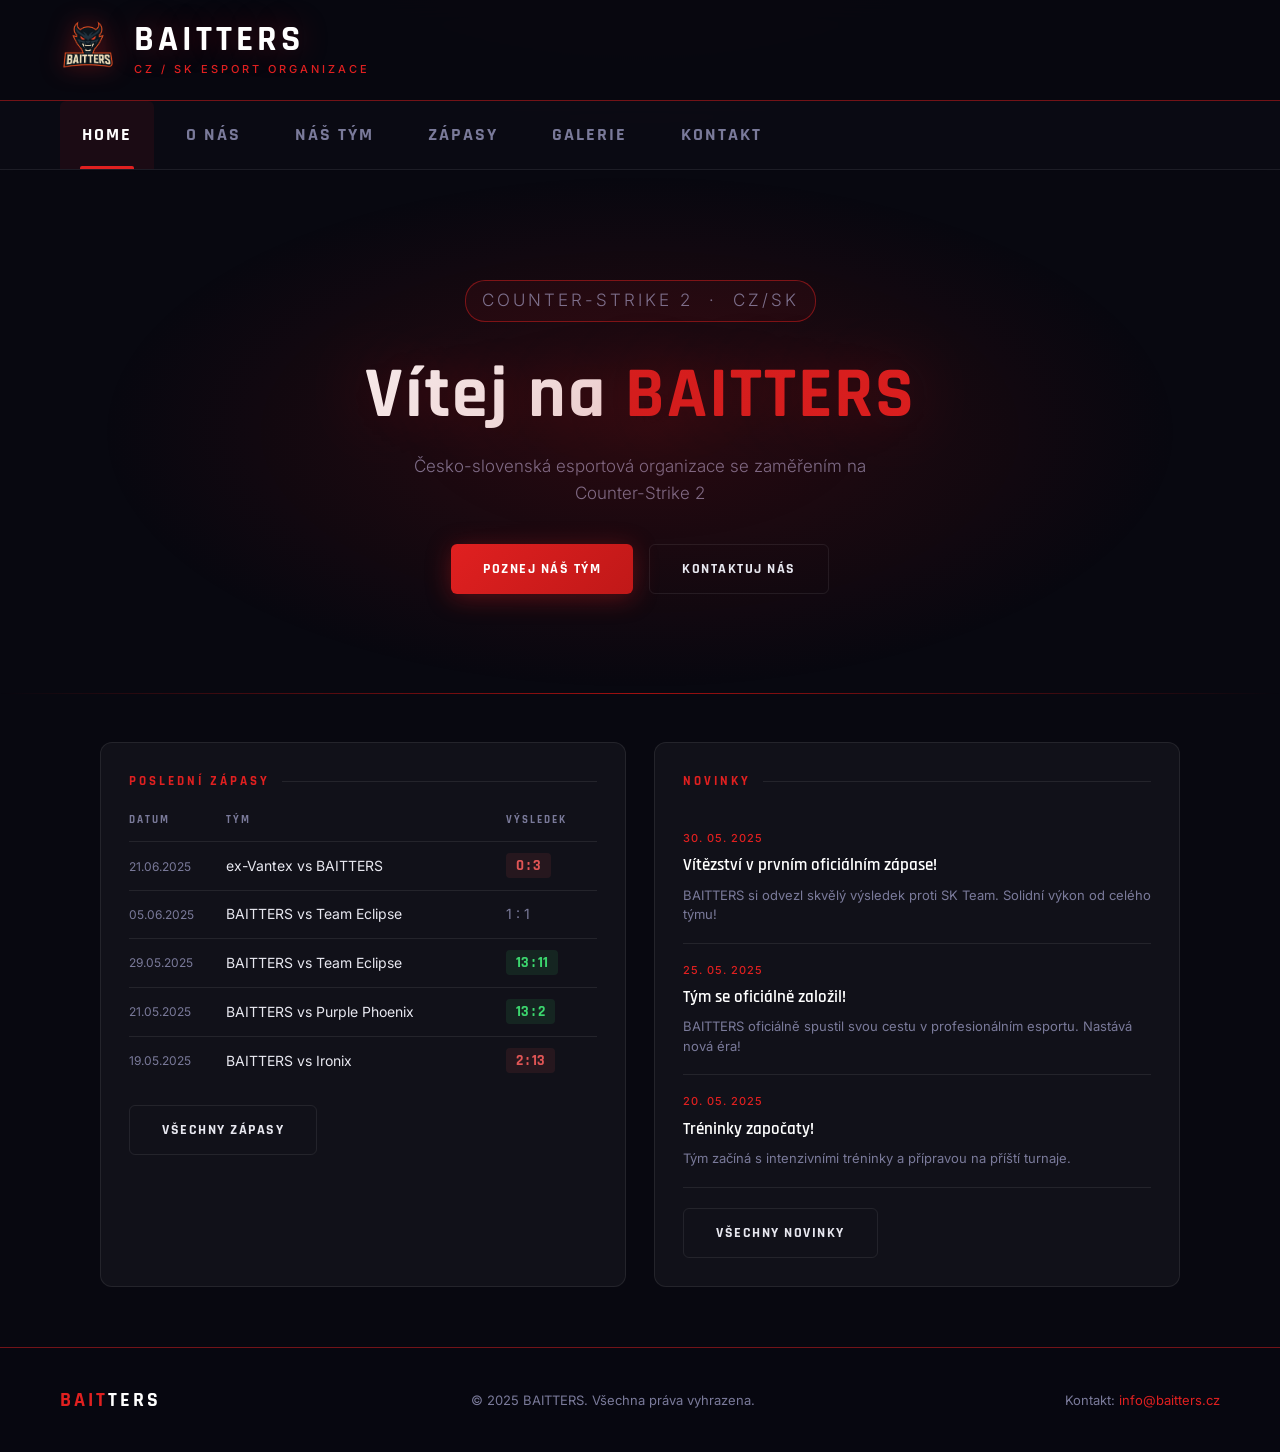
<file: index.html>
<!DOCTYPE html>
<html lang="cs">
<head>
  <meta charset="UTF-8">
  <meta name="viewport" content="width=device-width, initial-scale=1.0">
  <title>BAITTERS ESPORTS — Home</title>
  <link rel="stylesheet" href="style.css">
</head>
<body>
<!-- HLAVIČKA -->
<header class="top-header">
  <div class="logo-box">
    <img src="1.png" alt="BAITTERS Logo">
  </div>
  <div class="title-box">
    <h1>BAITTERS</h1>
    <p>CZ / SK Esport Organizace</p>
  </div>
</header>
<!-- NAVIGACE -->
<nav class="nav">
  <a href="index.html" class="active">Home</a>
  <a href="onas.html">O nás</a>
  <a href="tym.html">Náš tým</a>
  <a href="zapasy.html">Zápasy</a>
  <a href="galerie.html">Galerie</a>
  <a href="kontakt.html">Kontakt</a>
</nav>
<!-- HERO -->
<section class="hero-section">
  <div class="hero-content">
    <p class="hero-label">Counter-Strike 2 &nbsp;·&nbsp; CZ/SK</p>
    <h2>Vítej na <span>BAITTERS</span></h2>
    <p>Česko-slovenská esportová organizace se zaměřením na Counter-Strike 2</p>
    <div class="hero-buttons">
      <a href="tym.html" class="btn btn-primary">Poznej náš tým</a>
      <a href="kontakt.html" class="btn btn-secondary">Kontaktuj nás</a>
    </div>
  </div>
</section>
<!-- OBSAH — ZÁPASY + NOVINY -->
<section class="main-content-layout">
  <!-- LEVÝ SLOUPEC — ZÁPASY -->
  <div class="card">
    <p class="section-title">Poslední zápasy</p>
    <table class="matches-table">
      <thead>
        <tr>
          <th>Datum</th>
          <th>Tým</th>
          <th>Výsledek</th>
        </tr>
      </thead>
      <tbody>
        <tr>
          <td>21.06.2025</td>
          <td>ex-Vantex vs BAITTERS</td>
          <td><span class="score-loss">0 : 3</span></td>
        </tr>
        <tr>
          <td>05.06.2025</td>
          <td>BAITTERS vs Team Eclipse</td>
          <td><span style="color: var(--text-muted);">1 : 1</span></td>
        </tr>
        <tr>
          <td>29.05.2025</td>
          <td>BAITTERS vs Team Eclipse</td>
          <td><span class="score-win">13 : 11</span></td>
        </tr>
        <tr>
          <td>21.05.2025</td>
          <td>BAITTERS vs Purple Phoenix</td>
          <td><span class="score-win">13 : 2</span></td>
        </tr>
        <tr>
          <td>19.05.2025</td>
          <td>BAITTERS vs Ironix</td>
          <td><span class="score-loss">2 : 13</span></td>
        </tr>
      </tbody>
    </table>
    <a href="zapasy.html" class="btn btn-secondary" style="margin-top:20px;">Všechny zápasy</a>
  </div>
  <!-- PRAVÝ SLOUPEC — NOVINY -->
  <div class="card">
    <p class="section-title">Novinky</p>
    <div class="news-item">
      <div class="news-date">30. 05. 2025</div>
      <h4>Vítězství v prvním oficiálním zápase!</h4>
      <p>BAITTERS si odvezl skvělý výsledek proti SK Team. Solidní výkon od celého týmu!</p>
    </div>
    <div class="news-item">
      <div class="news-date">25. 05. 2025</div>
      <h4>Tým se oficiálně založil!</h4>
      <p>BAITTERS oficiálně spustil svou cestu v profesionálním esportu. Nastává nová éra!</p>
    </div>
    <div class="news-item">
      <div class="news-date">20. 05. 2025</div>
      <h4>Tréninky započaty!</h4>
      <p>Tým začíná s intenzivními tréninky a přípravou na příští turnaje.</p>
    </div>
    <a href="novinky.html" class="btn btn-secondary" style="margin-top:20px;">Všechny novinky</a>
  </div>
</section>
<!-- FOOTER -->
<footer class="footer">
  <div class="footer-brand"><span>BAIT</span>TERS</div>
  <p>&copy; 2025 BAITTERS. Všechna práva vyhrazena.</p>
  <p>Kontakt: <a href="mailto:info@baitters.cz">info@baitters.cz</a></p>
</footer>
</body>
</html>
</file>
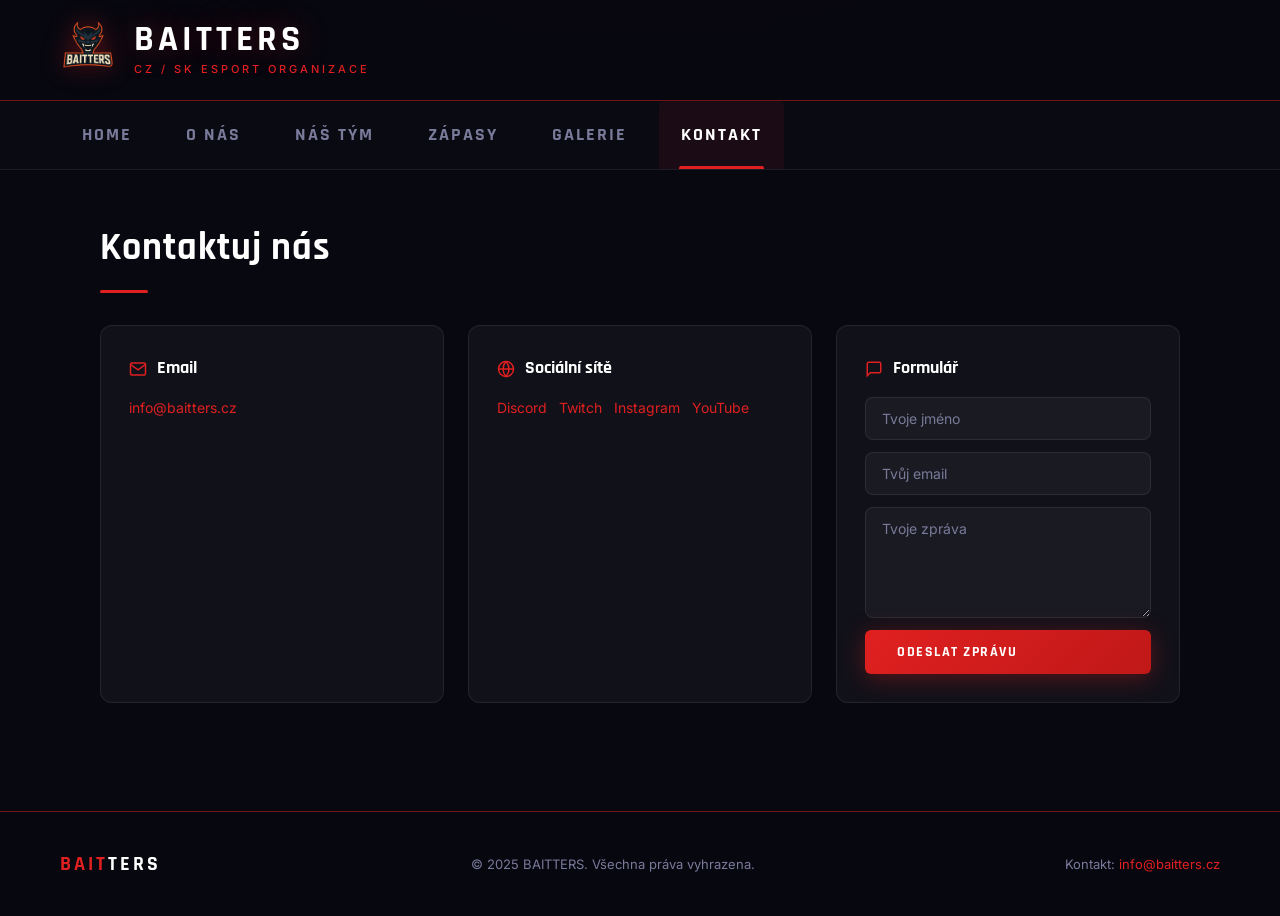
<file: kontakt.html>
﻿<!DOCTYPE html>
<html lang="cs">
<head>
  <meta charset="UTF-8">
  <meta name="viewport" content="width=device-width, initial-scale=1.0">
  <title>BAITTERS ESPORTS — Kontakt</title>
  <link rel="stylesheet" href="style.css">
</head>
<body>

<!-- HLAVIČKA -->
<header class="top-header">
  <div class="logo-box">
    <img src="1.png" alt="BAITTERS Logo">
  </div>
  <div class="title-box">
    <h1>BAITTERS</h1>
    <p>CZ / SK Esport Organizace</p>
  </div>
</header>

<!-- NAVIGACE -->
<nav class="nav">
  <a href="index.html">Home</a>
  <a href="onas.html">O nás</a>
  <a href="tym.html">Náš tým</a>
  <a href="zapasy.html">Zápasy</a>
  <a href="galerie.html">Galerie</a>
  <a href="kontakt.html" class="active">Kontakt</a>
</nav>

<!-- HLAVNÍ OBSAH -->
<section class="main-content">
  <h2>Kontaktuj nás</h2>

  <div class="contact-section">

    <div class="contact-box">
      <h3>
        <svg width="18" height="18" fill="none" stroke="#e02020" stroke-width="2" viewBox="0 0 24 24">
          <path d="M4 4h16c1.1 0 2 .9 2 2v12c0 1.1-.9 2-2 2H4c-1.1 0-2-.9-2-2V6c0-1.1.9-2 2-2z"/>
          <polyline points="22,6 12,13 2,6"/>
        </svg>
        Email
      </h3>
      <p><a href="mailto:info@baitters.cz">info@baitters.cz</a></p>
    </div>

    <div class="contact-box">
      <h3>
        <svg width="18" height="18" fill="none" stroke="#e02020" stroke-width="2" viewBox="0 0 24 24">
          <circle cx="12" cy="12" r="10"/>
          <line x1="2" y1="12" x2="22" y2="12"/>
          <path d="M12 2a15.3 15.3 0 0 1 4 10 15.3 15.3 0 0 1-4 10 15.3 15.3 0 0 1-4-10 15.3 15.3 0 0 1 4-10z"/>
        </svg>
        Sociální sítě
      </h3>
      <p style="display:flex; gap:12px; flex-wrap:wrap; margin-top:8px;">
        <a href="#" target="_blank">Discord</a>
        <a href="#" target="_blank">Twitch</a>
        <a href="#" target="_blank">Instagram</a>
        <a href="#" target="_blank">YouTube</a>
      </p>
    </div>

    <div class="contact-box">
      <h3>
        <svg width="18" height="18" fill="none" stroke="#e02020" stroke-width="2" viewBox="0 0 24 24">
          <path d="M21 15a2 2 0 0 1-2 2H7l-4 4V5a2 2 0 0 1 2-2h14a2 2 0 0 1 2 2z"/>
        </svg>
        Formulář
      </h3>
      <form class="contact-form">
        <input type="text" placeholder="Tvoje jméno" required>
        <input type="email" placeholder="Tvůj email" required>
        <textarea placeholder="Tvoje zpráva" rows="5" required></textarea>
        <button type="submit" class="btn btn-primary">Odeslat zprávu</button>
      </form>
    </div>

  </div>
</section>

<!-- FOOTER -->
<footer class="footer">
  <div class="footer-brand"><span>BAIT</span>TERS</div>
  <p>&copy; 2025 BAITTERS. Všechna práva vyhrazena.</p>
  <p>Kontakt: <a href="mailto:info@baitters.cz">info@baitters.cz</a></p>
</footer>

</body>
</html>
</file>
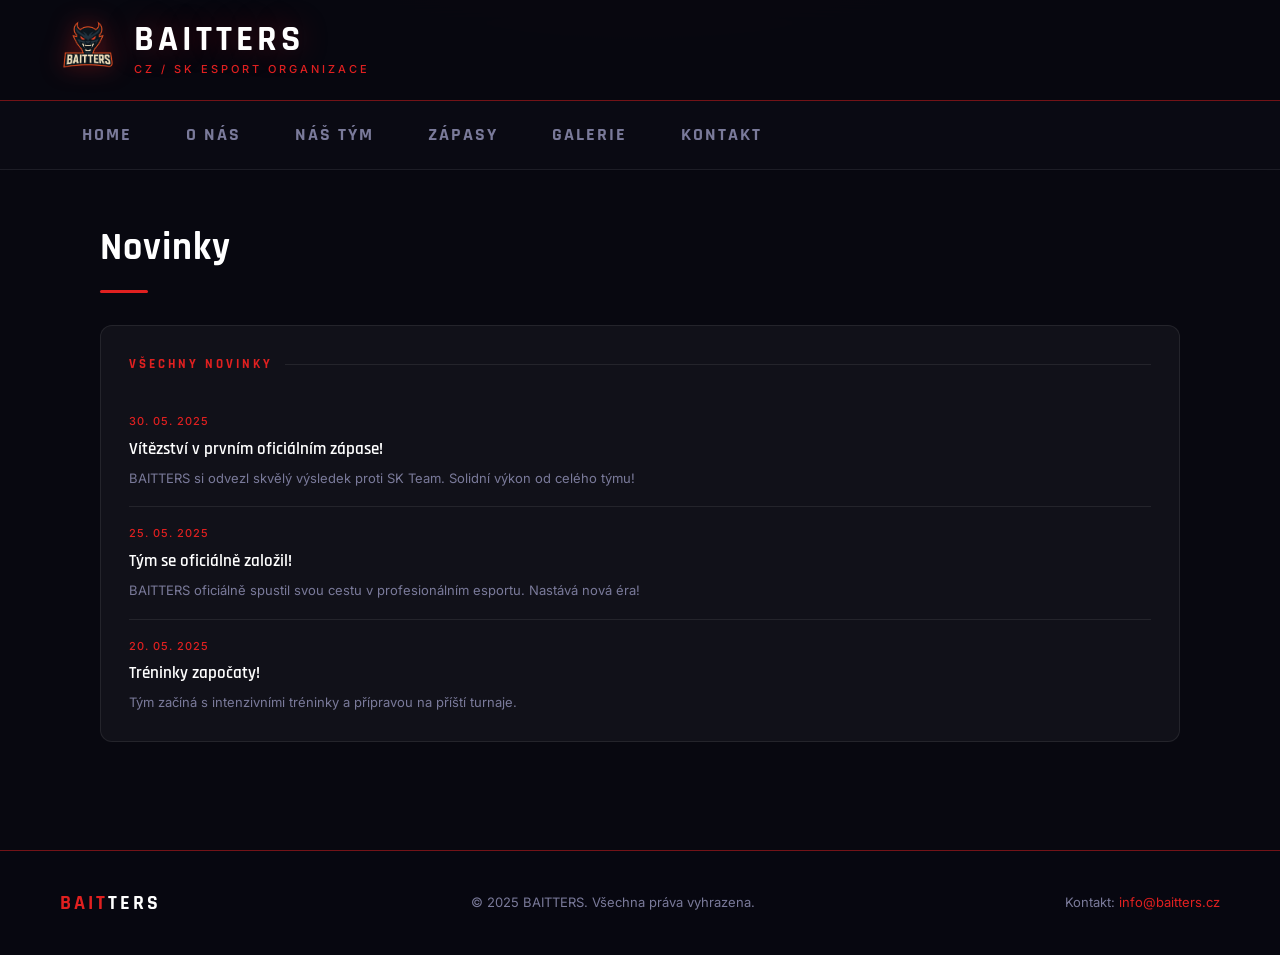
<file: novinky.html>
<!DOCTYPE html>
<html lang="cs">
<head>
  <meta charset="UTF-8">
  <meta name="viewport" content="width=device-width, initial-scale=1.0">
  <title>BAITTERS ESPORTS — Novinky</title>
  <link rel="stylesheet" href="style.css">
</head>
<body>
<!-- HLAVIČKA -->
<header class="top-header">
  <div class="logo-box">
    <img src="1.png" alt="BAITTERS Logo">
  </div>
  <div class="title-box">
    <h1>BAITTERS</h1>
    <p>CZ / SK Esport Organizace</p>
  </div>
</header>
<!-- NAVIGACE -->
<nav class="nav">
  <a href="index.html">Home</a>
  <a href="onas.html">O nás</a>
  <a href="tym.html">Náš tým</a>
  <a href="zapasy.html">Zápasy</a>
  <a href="galerie.html">Galerie</a>
  <a href="kontakt.html">Kontakt</a>
</nav>
<!-- HLAVNÍ OBSAH -->
<section class="main-content">
  <h2>Novinky</h2>

  <div class="card">
    <p class="section-title">Všechny novinky</p>

    <div class="news-item">
      <div class="news-date">30. 05. 2025</div>
      <h4>Vítězství v prvním oficiálním zápase!</h4>
      <p>BAITTERS si odvezl skvělý výsledek proti SK Team. Solidní výkon od celého týmu!</p>
    </div>

    <div class="news-item">
      <div class="news-date">25. 05. 2025</div>
      <h4>Tým se oficiálně založil!</h4>
      <p>BAITTERS oficiálně spustil svou cestu v profesionálním esportu. Nastává nová éra!</p>
    </div>

    <div class="news-item">
      <div class="news-date">20. 05. 2025</div>
      <h4>Tréninky započaty!</h4>
      <p>Tým začíná s intenzivními tréninky a přípravou na příští turnaje.</p>
    </div>

  </div>
</section>
<!-- FOOTER -->
<footer class="footer">
  <div class="footer-brand"><span>BAIT</span>TERS</div>
  <p>&copy; 2025 BAITTERS. Všechna práva vyhrazena.</p>
  <p>Kontakt: <a href="mailto:info@baitters.cz">info@baitters.cz</a></p>
</footer>
</body>
</html>
</file>
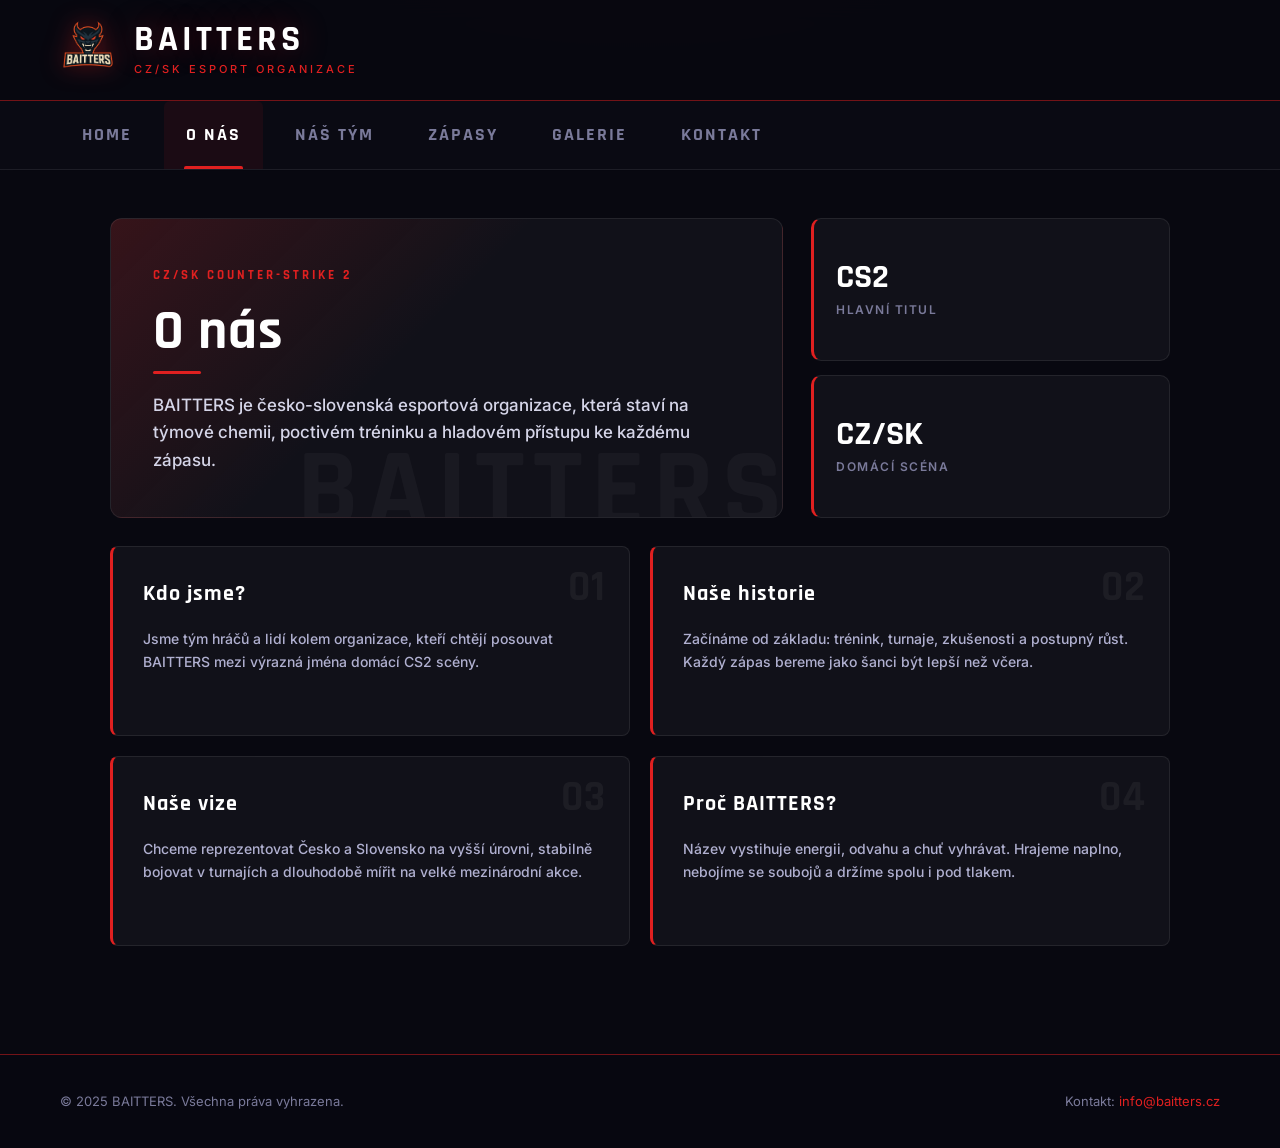
<file: onas.html>
<!DOCTYPE html>
<html lang="cs">
<head>
  <meta charset="UTF-8">
  <meta name="viewport" content="width=device-width, initial-scale=1.0">
  <title>BAITTERS ESPORTS - O nás</title>
  <link rel="stylesheet" href="style.css">
</head>
<body>
<!-- HLAVIČKA -->
<header class="top-header">
  <div class="logo-box">
    <img src="1.png" alt="BAITTERS Logo">
  </div>
  <div class="title-box">
    <h1>BAITTERS</h1>
    <p>CZ/SK ESPORT ORGANIZACE</p>
  </div>
</header>
<!-- NAVIGACE -->
<nav class="nav">
  <a href="index.html">HOME</a>
  <a href="onas.html" class="active">O NÁS</a>
  <a href="tym.html">NÁŠ TÝM</a>
  <a href="zapasy.html">ZÁPASY</a>
  <a href="galerie.html">GALERIE</a>
  <a href="kontakt.html">KONTAKT</a>
</nav>
<!-- HLAVNÍ OBSAH -->
<section class="main-content about-page">
  <div class="about-hero">
    <div class="about-copy">
      <span class="about-kicker">CZ/SK Counter-Strike 2</span>
      <h2>O nás</h2>
      <p>
        BAITTERS je česko-slovenská esportová organizace, která staví na týmové chemii,
        poctivém tréninku a hladovém přístupu ke každému zápasu.
      </p>
    </div>
    <div class="about-panel" aria-label="BAITTERS cíle">
      <div>
        <strong>CS2</strong>
        <span>hlavní titul</span>
      </div>
      <div>
        <strong>CZ/SK</strong>
        <span>domácí scéna</span>
      </div>
    </div>
  </div>
  <div class="about-grid">
    <article class="content-box about-card">
      <span class="about-number">01</span>
      <h3>Kdo jsme?</h3>
      <p>Jsme tým hráčů a lidí kolem organizace, kteří chtějí posouvat BAITTERS mezi výrazná jména domácí CS2 scény.</p>
    </article>
    <article class="content-box about-card">
      <span class="about-number">02</span>
      <h3>Naše historie</h3>
      <p>Začínáme od základu: trénink, turnaje, zkušenosti a postupný růst. Každý zápas bereme jako šanci být lepší než včera.</p>
    </article>
    <article class="content-box about-card">
      <span class="about-number">03</span>
      <h3>Naše vize</h3>
      <p>Chceme reprezentovat Česko a Slovensko na vyšší úrovni, stabilně bojovat v turnajích a dlouhodobě mířit na velké mezinárodní akce.</p>
    </article>
    <article class="content-box about-card">
      <span class="about-number">04</span>
      <h3>Proč BAITTERS?</h3>
      <p>Název vystihuje energii, odvahu a chuť vyhrávat. Hrajeme naplno, nebojíme se soubojů a držíme spolu i pod tlakem.</p>
    </article>
  </div>
</section>
<!-- FOOTER -->
<footer class="footer">
  <p>&copy; 2025 BAITTERS. Všechna práva vyhrazena.</p>
  <p>Kontakt: <a href="mailto:info@baitters.cz">info@baitters.cz</a></p>
</footer>
</body>
</html>
</file>
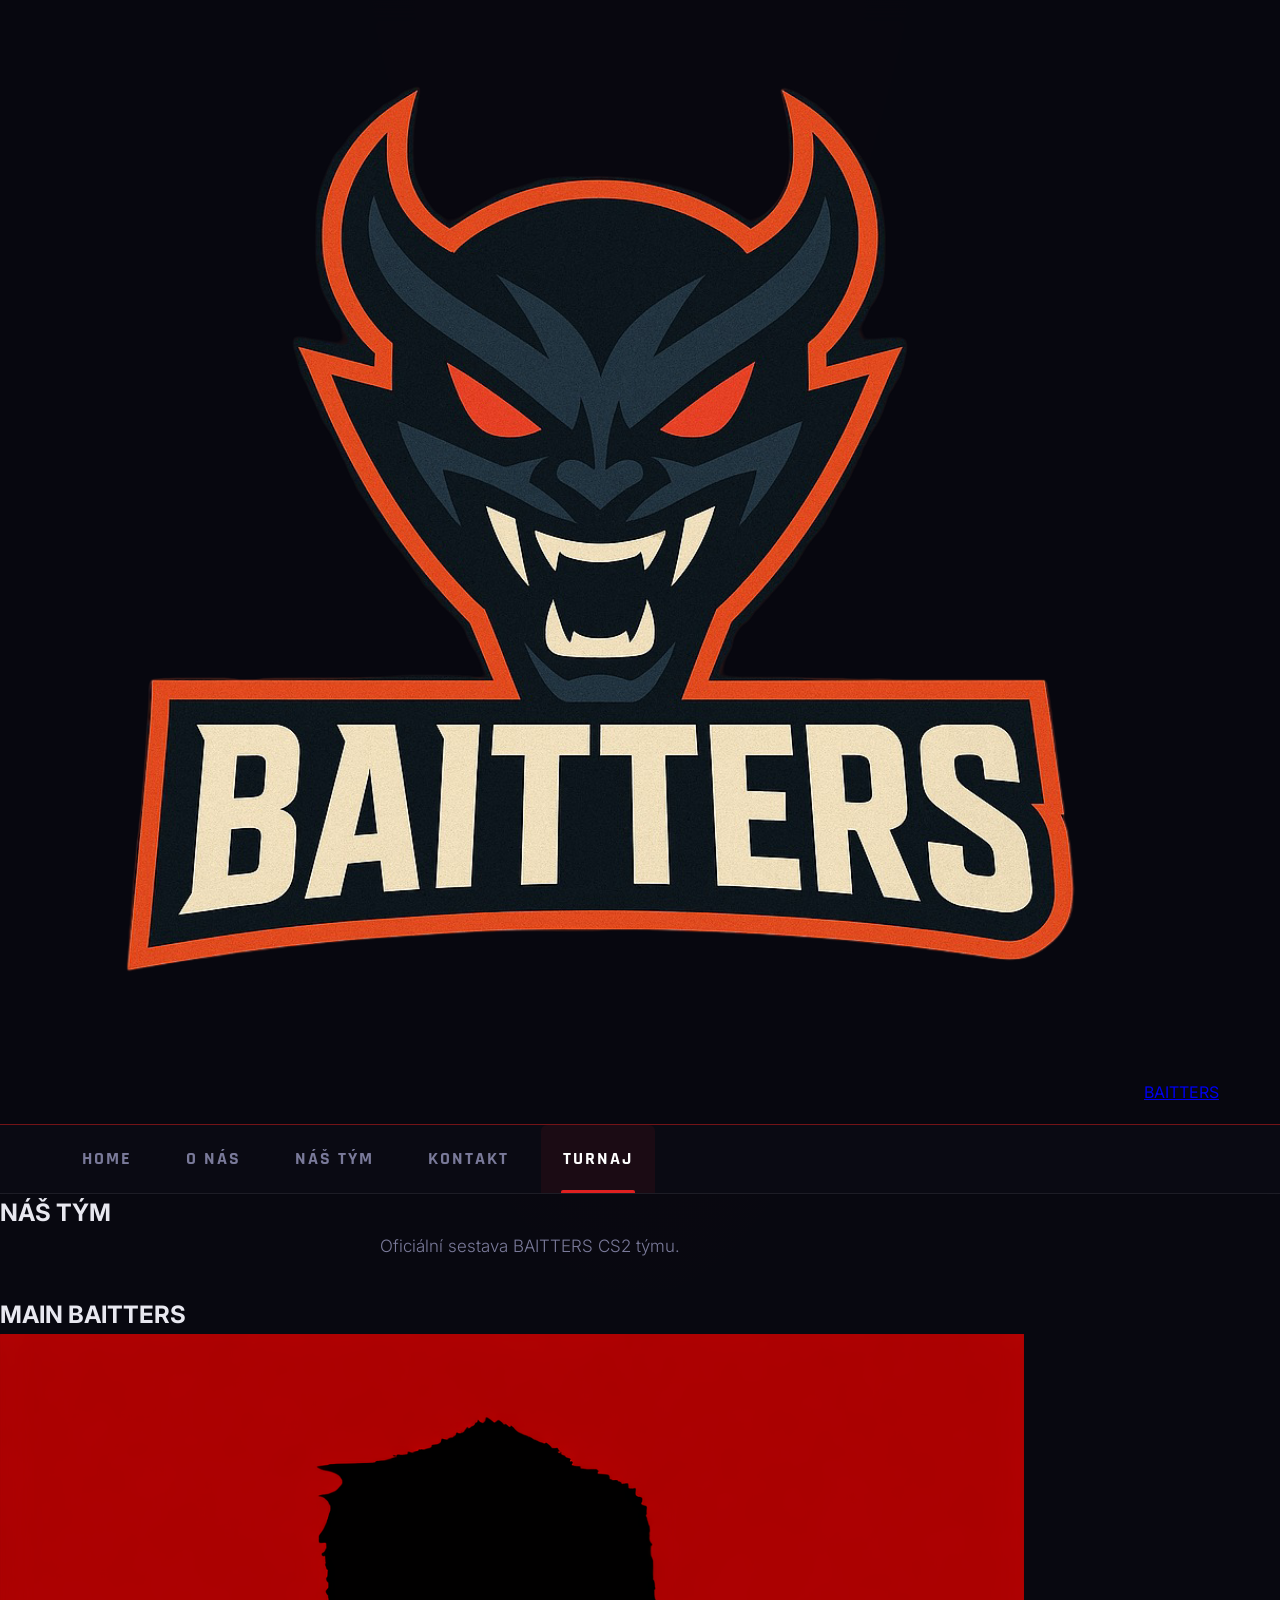
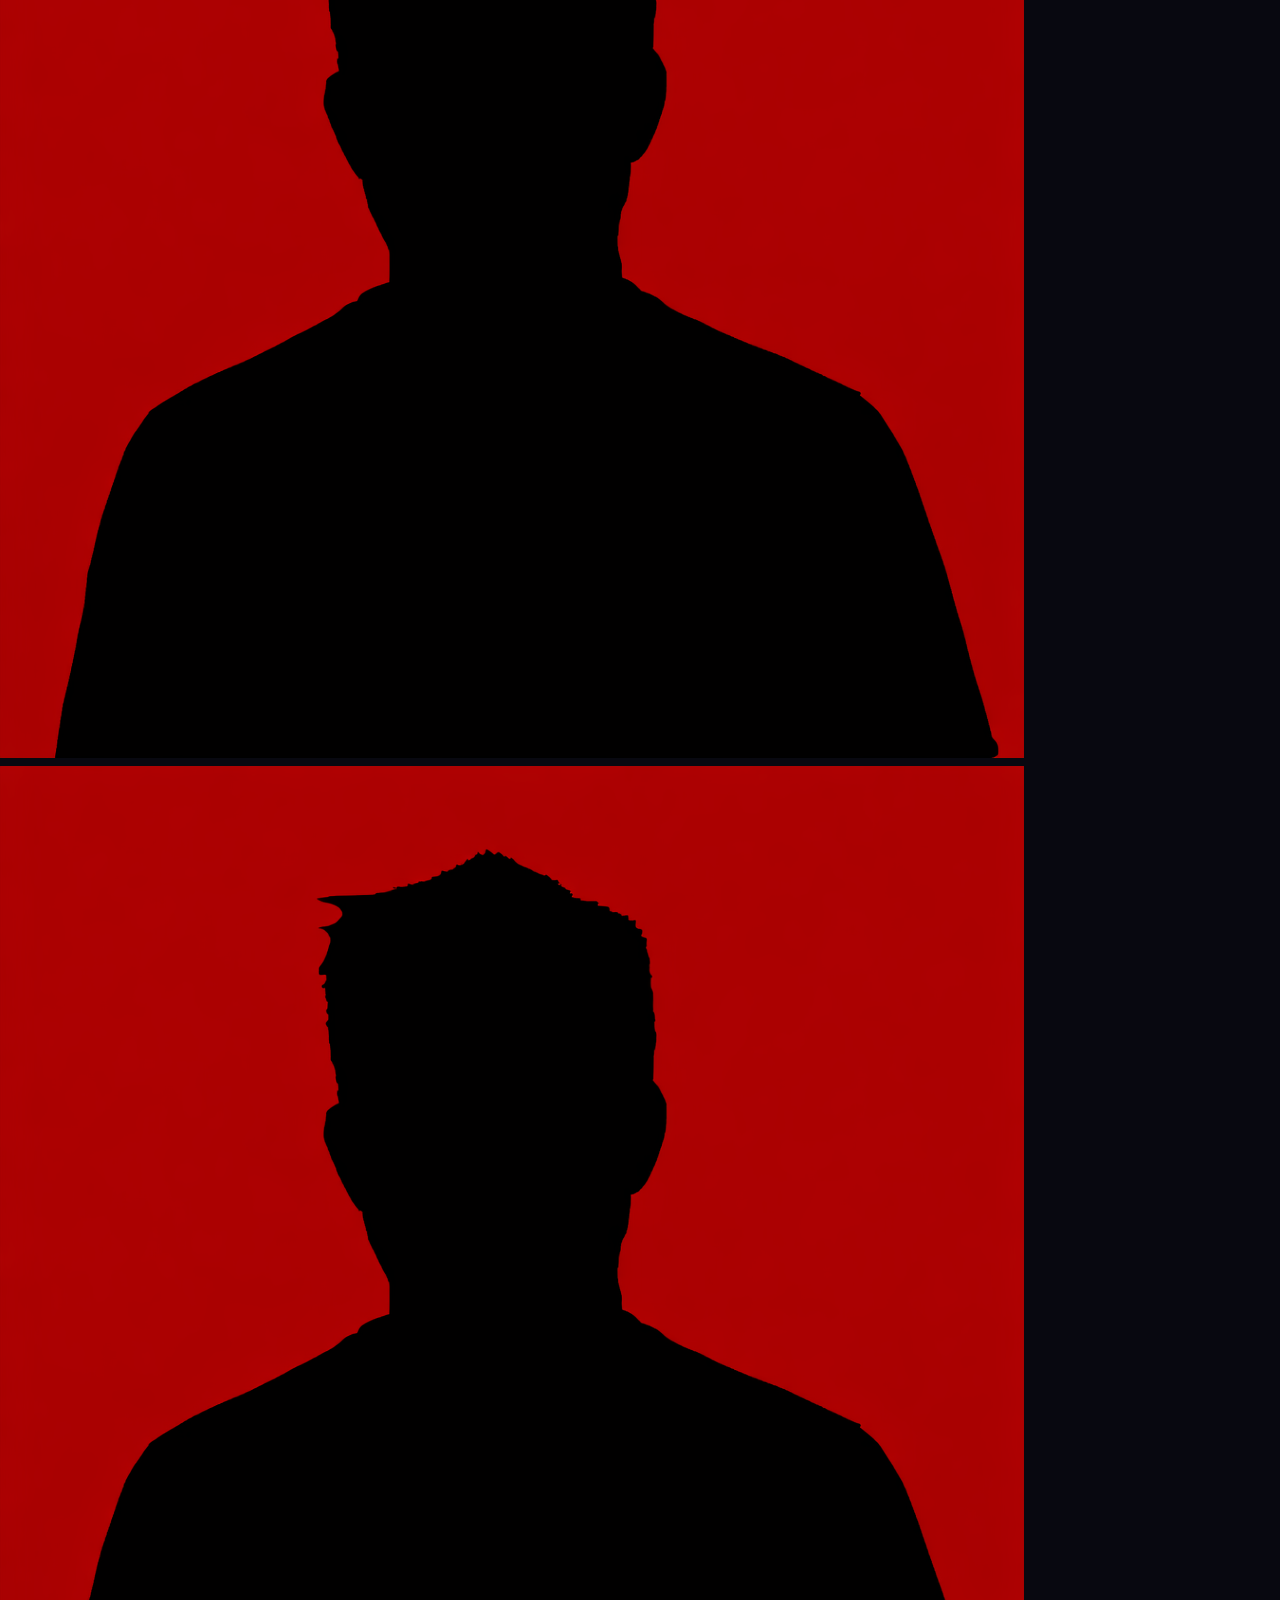
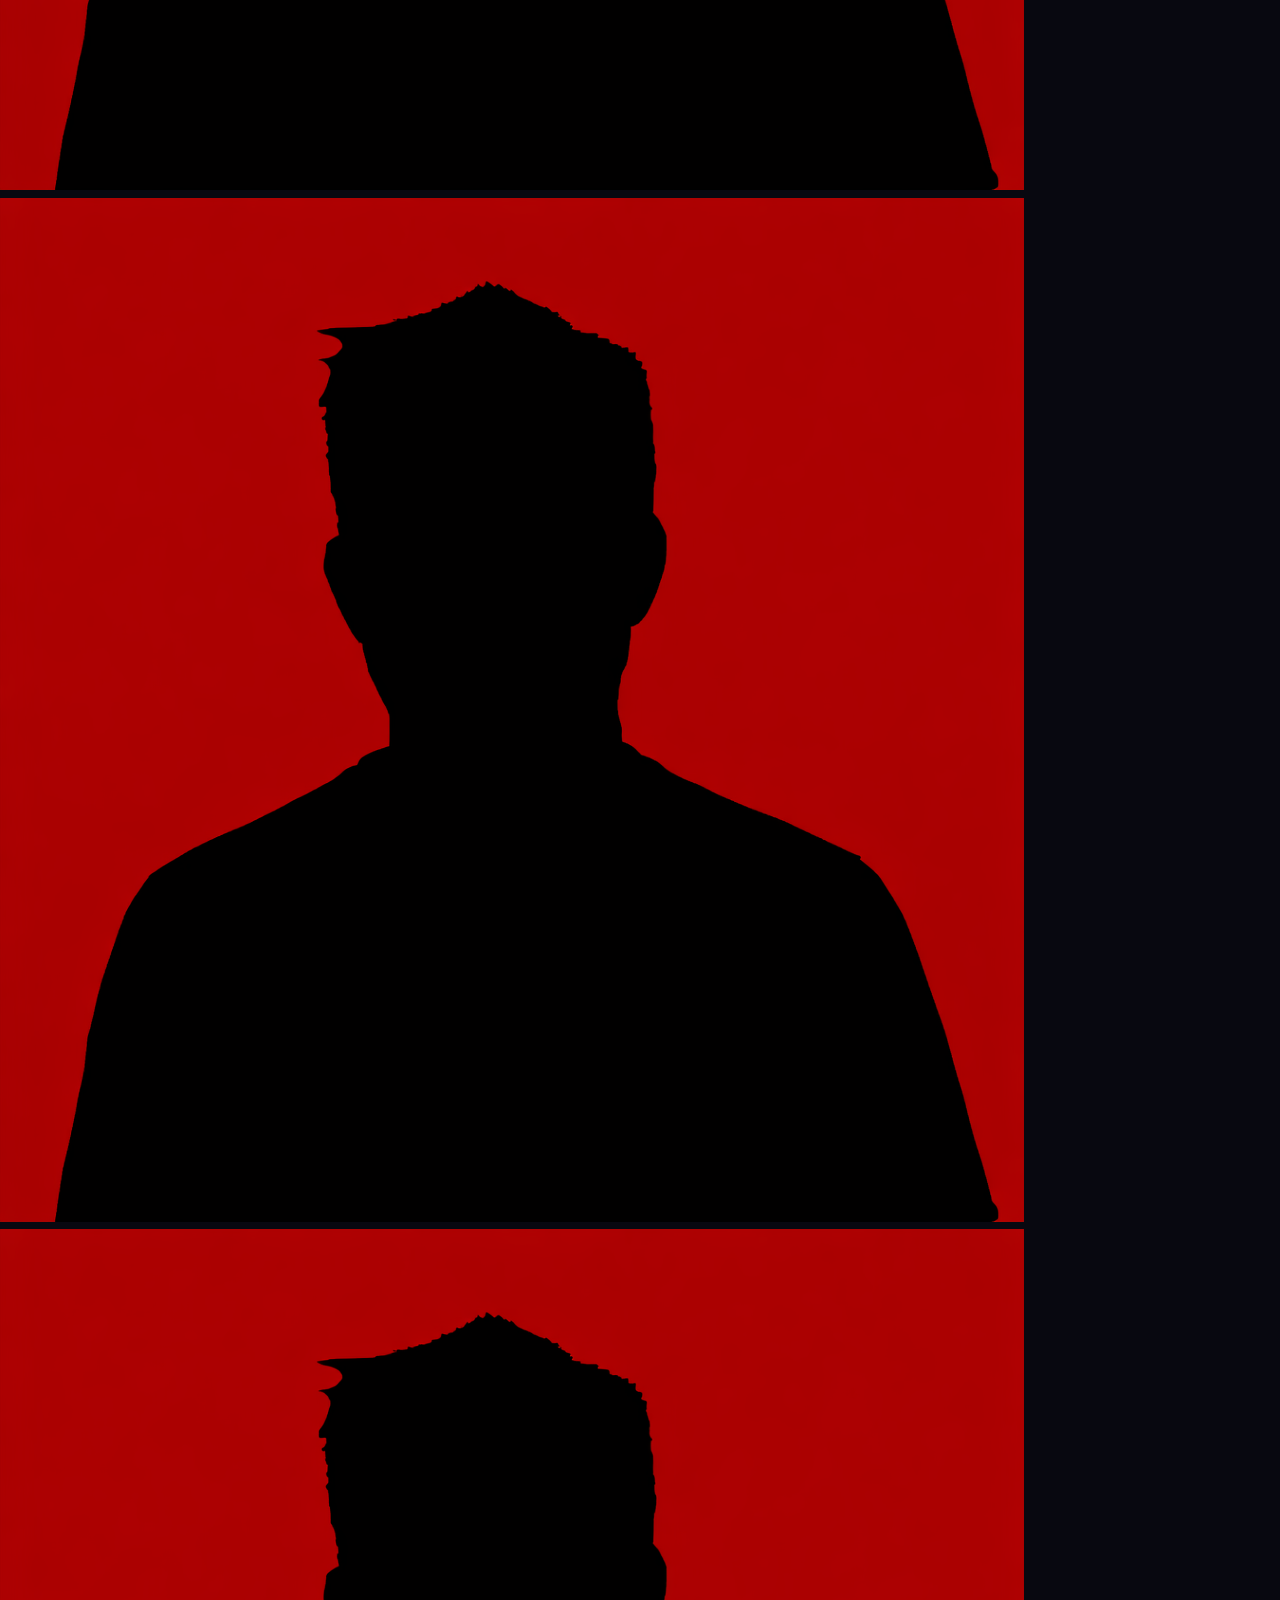
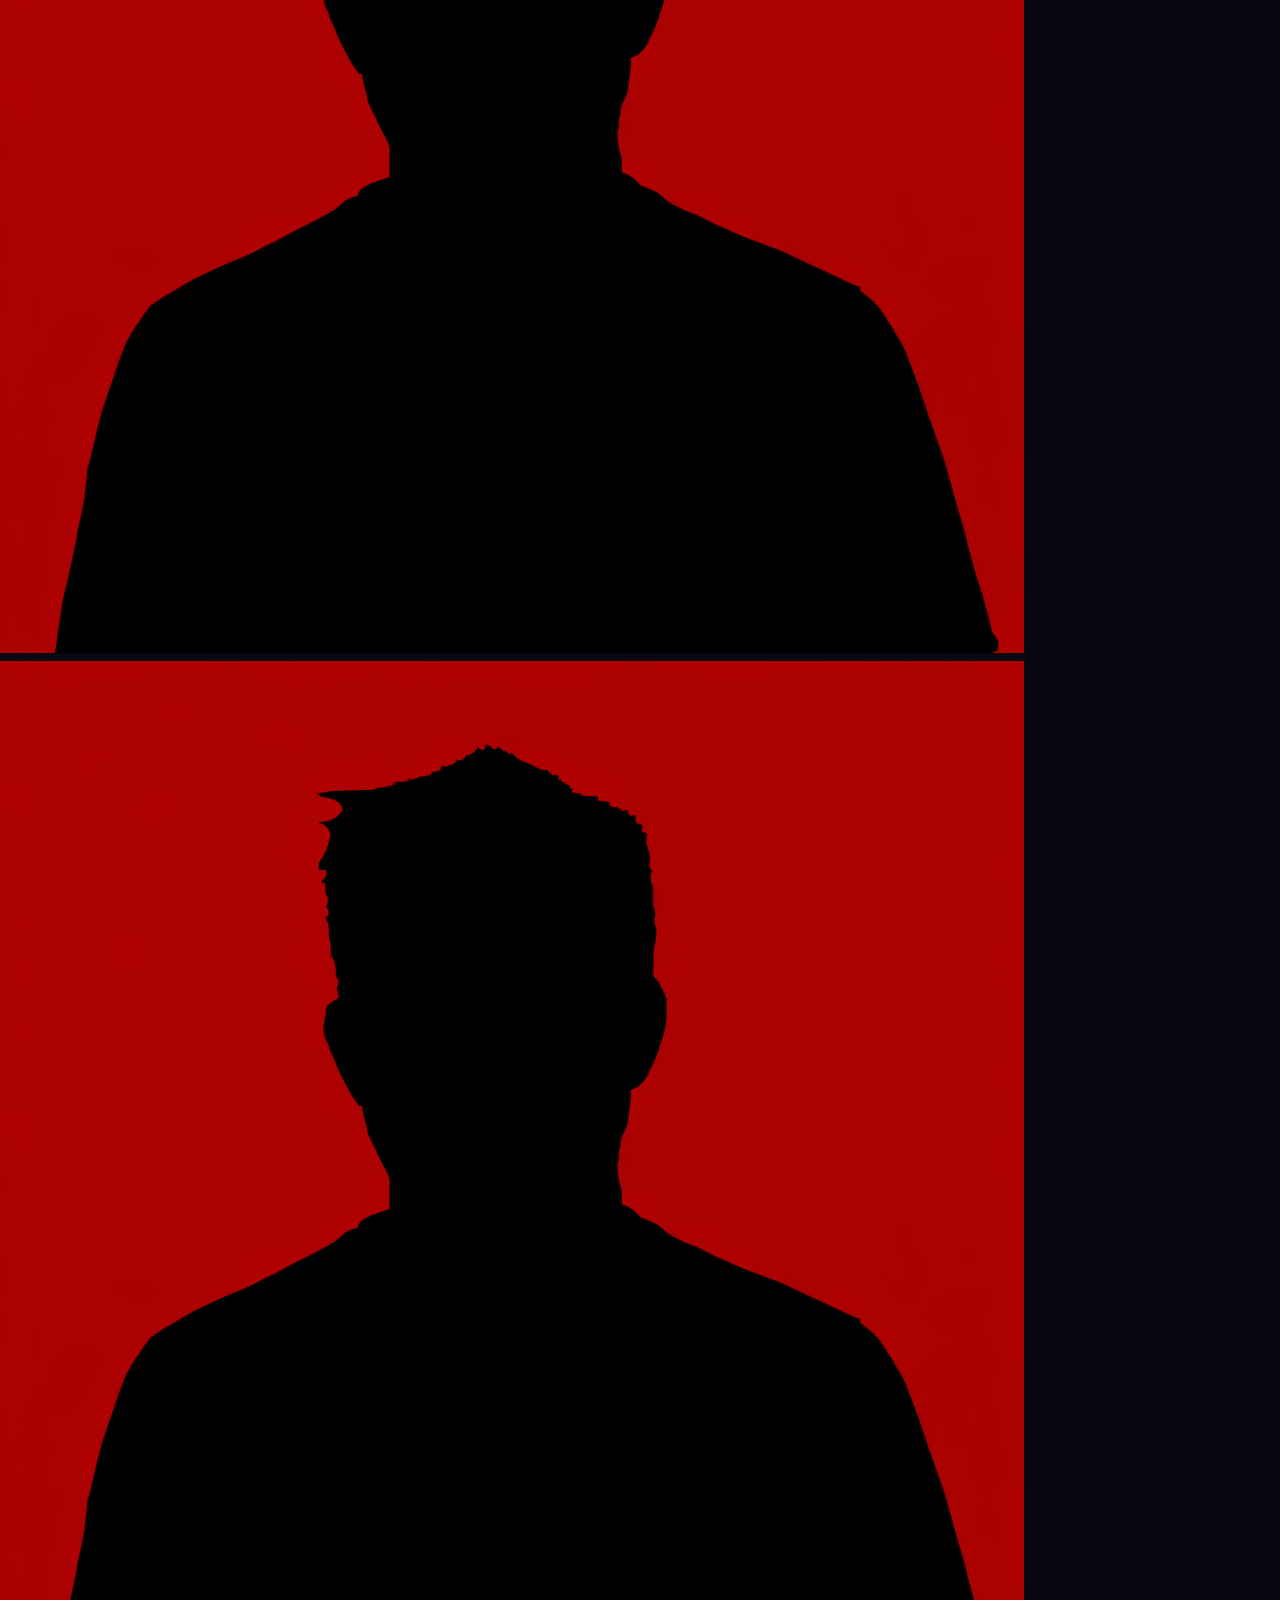
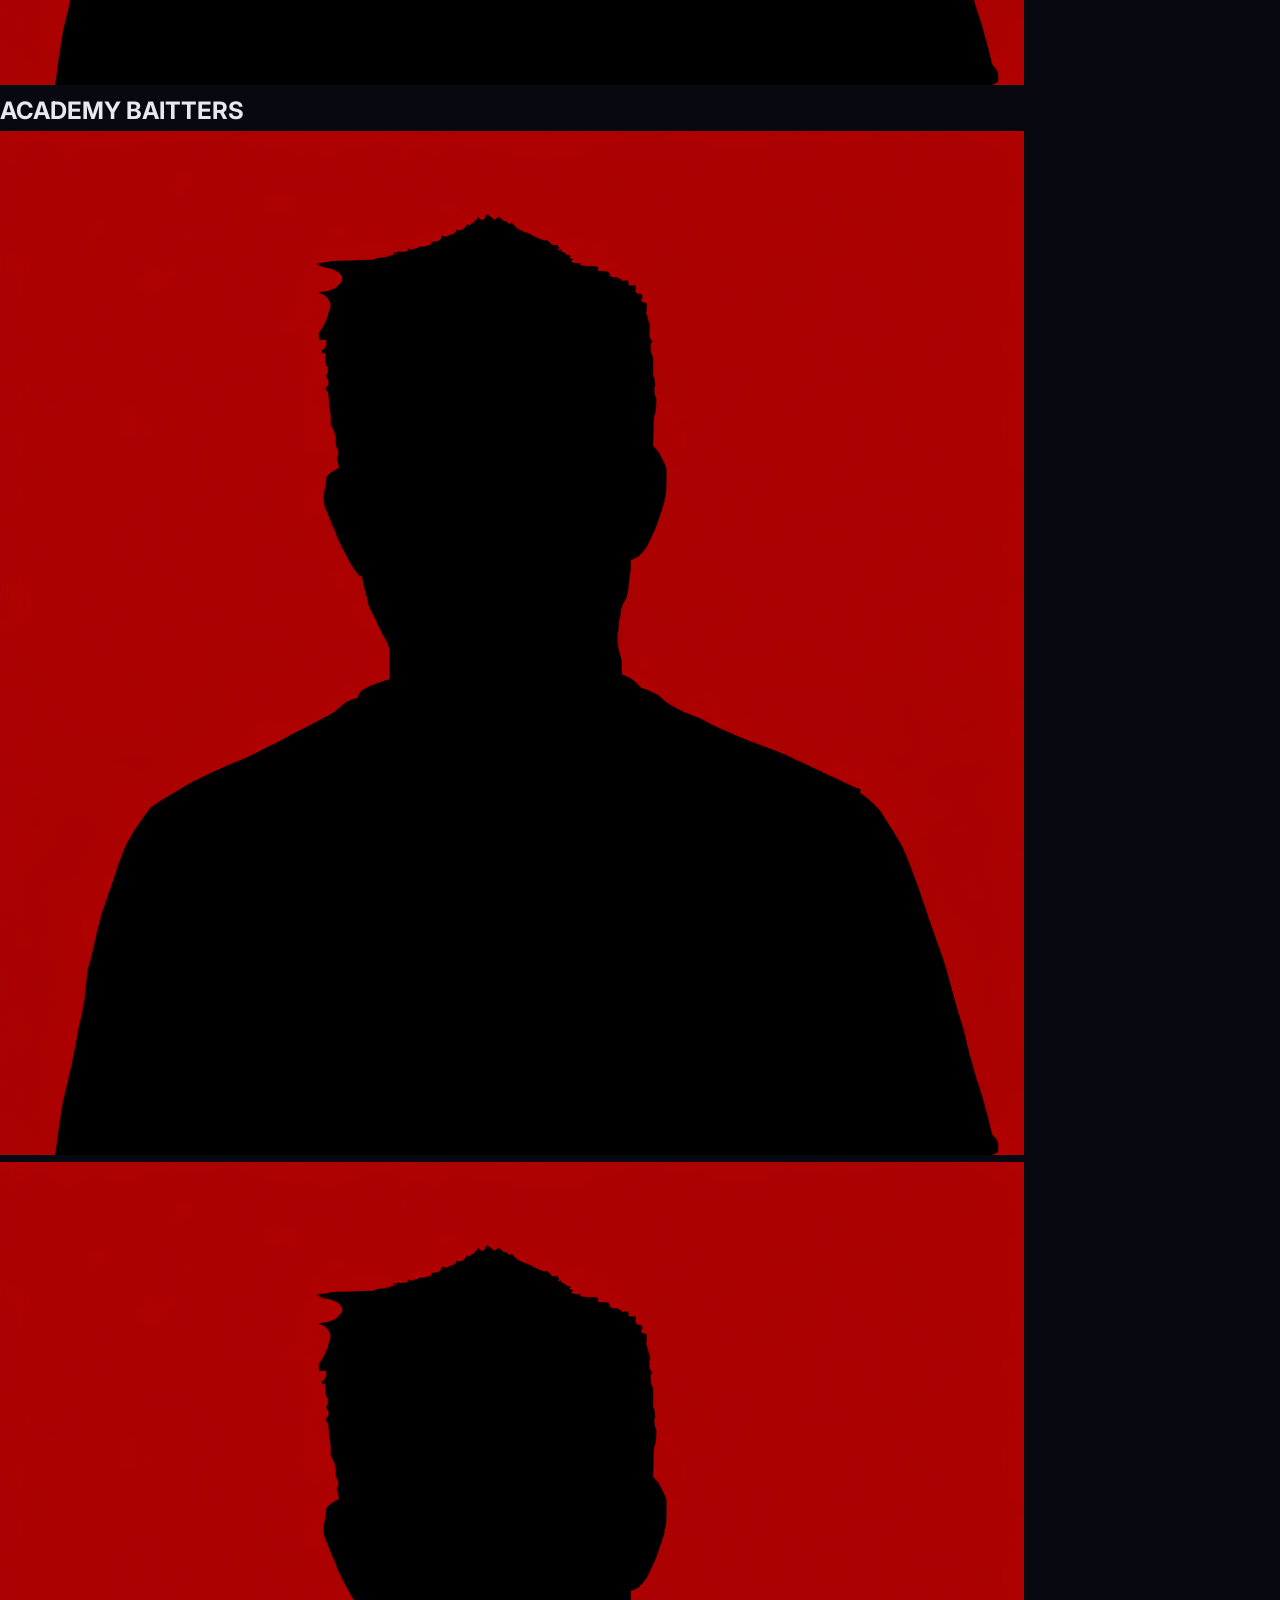
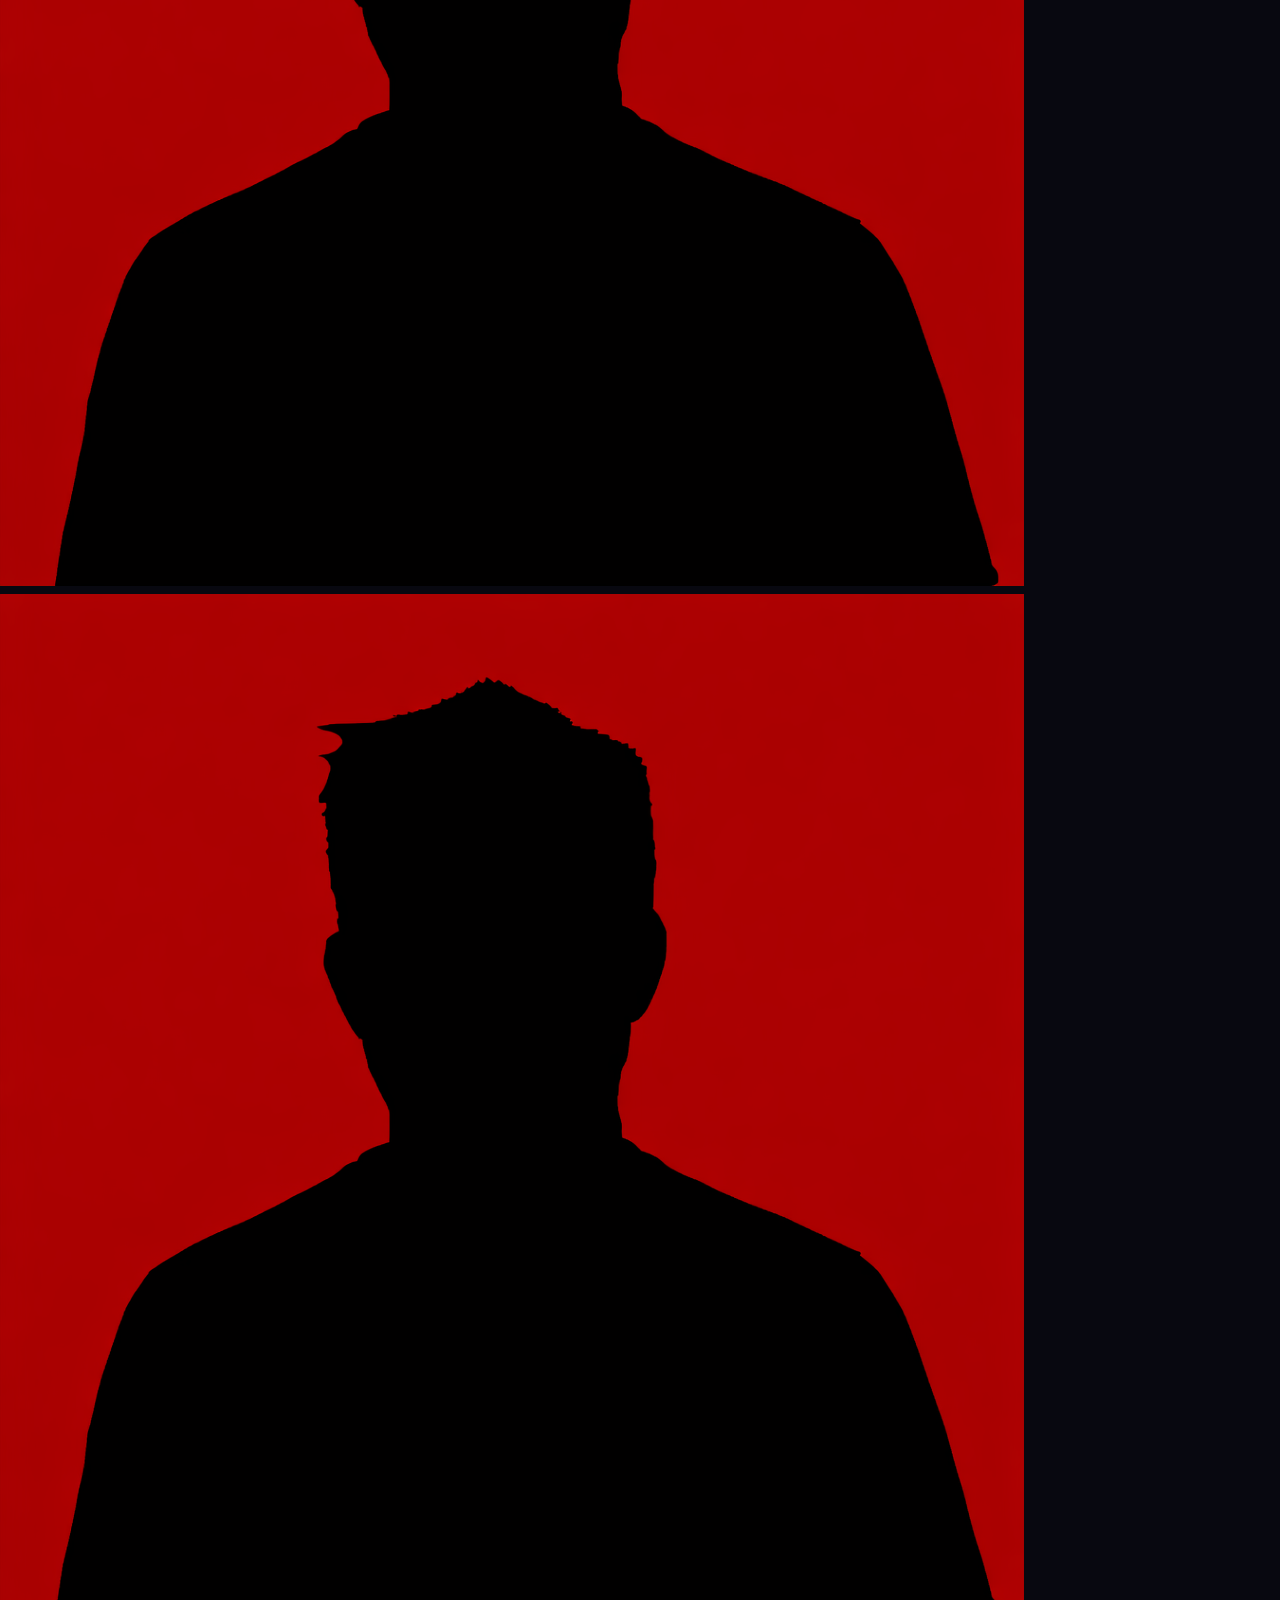
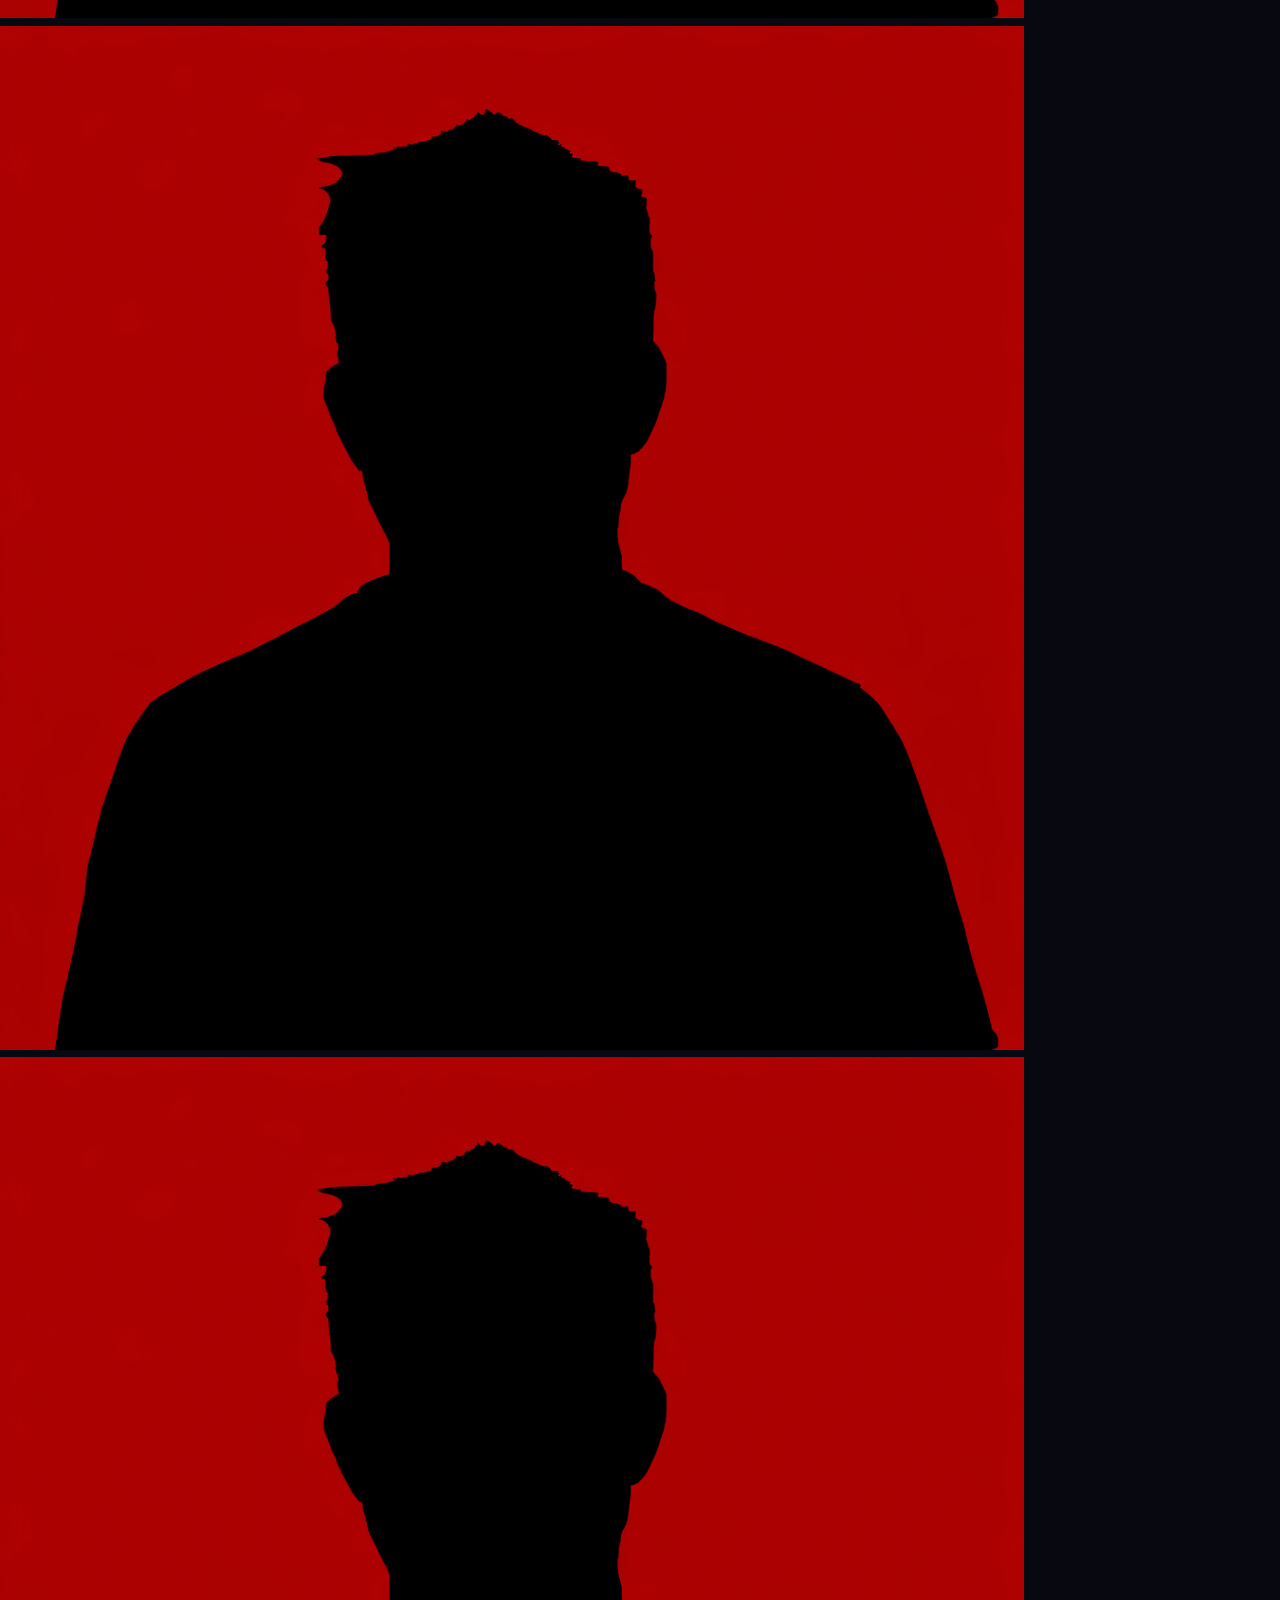
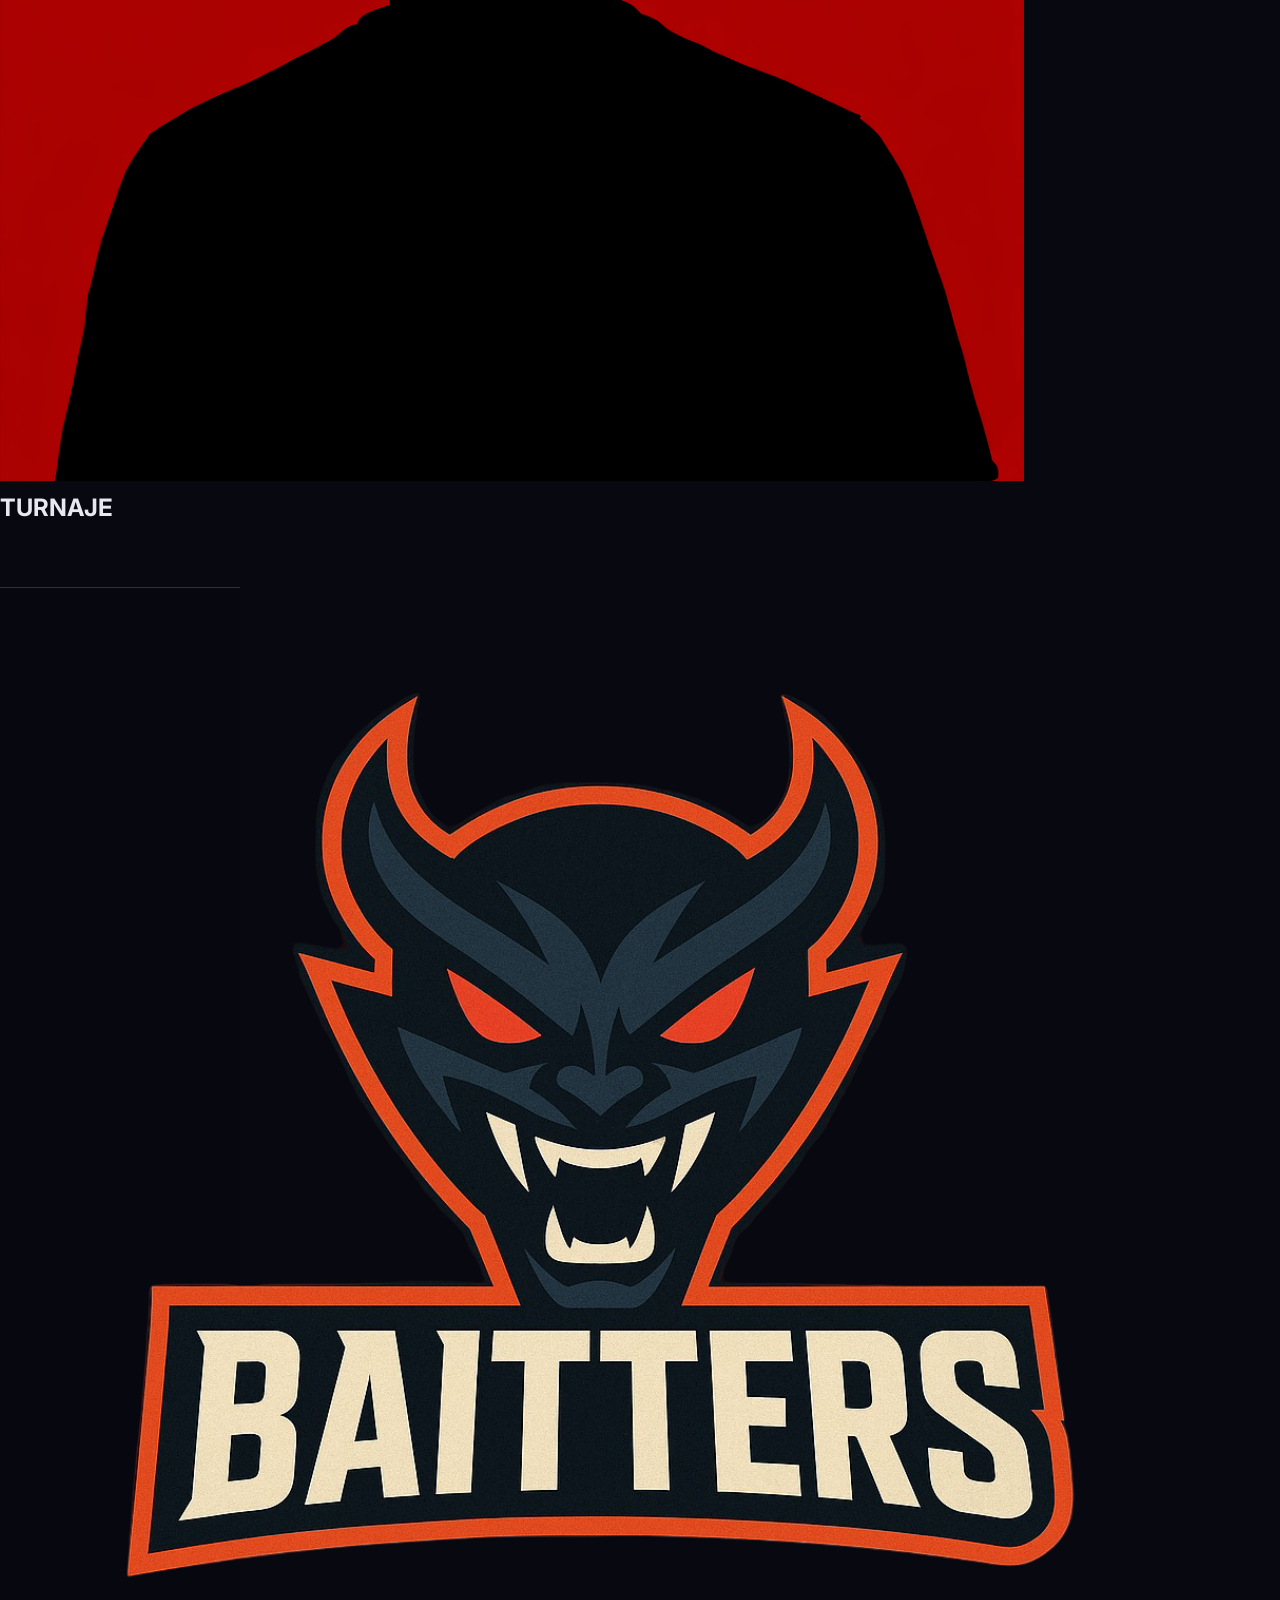
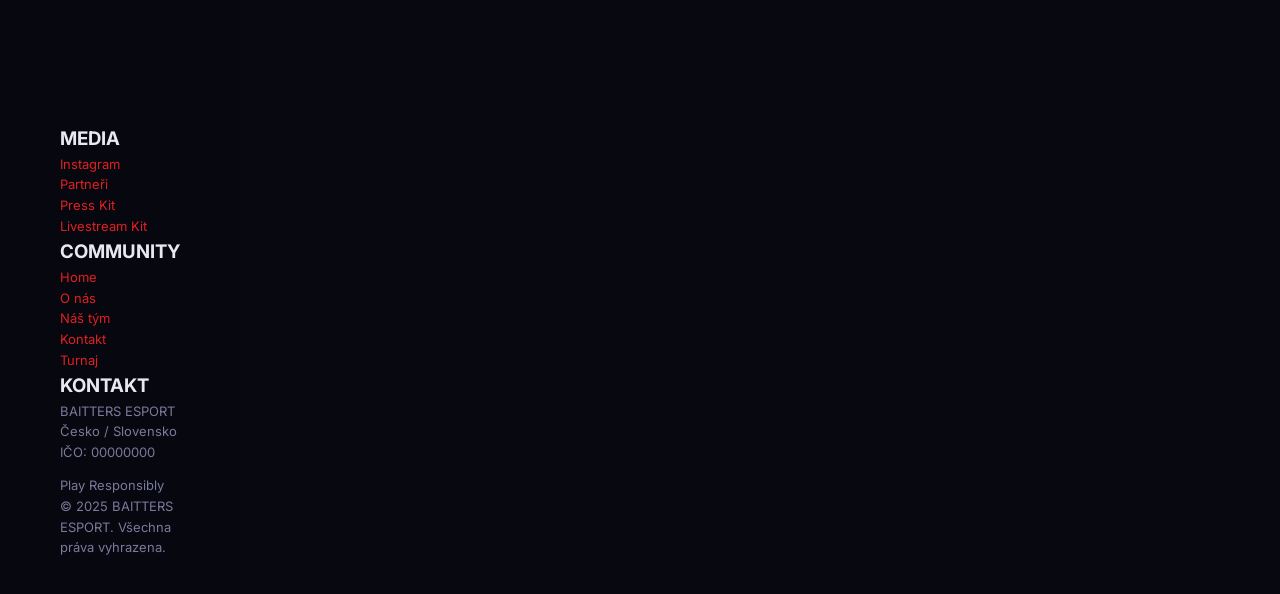
<file: turnaj.html>
﻿<!DOCTYPE html>
<html lang="cs">
<head>
  <meta charset="UTF-8">
  <title>BAITTERS – Turnaj</title>
  <link rel="stylesheet" href="style.css">
</head>
<body>

<!-- HLAVIČKA -->
<header class="top-header">
  <div class="header-left">
    <img src="1.png" class="header-logo" alt="BAITTERS Logo">
    <a href="index.html" class="header-name">BAITTERS</a>
  </div>
</header>

<!-- NAVIGACE -->
<nav class="nav">
  <a href="index.html">Home</a>
  <a href="onas.html">O nás</a>
  <a href="tym.html">Náš tým</a>
  <a href="kontakt.html">Kontakt</a>
  <a href="turnaj.html" class="active">Turnaj</a>
</nav>

<!-- HERO -->
<section class="hero">
  <div class="hero-content">
    <h1><span>NÁŠ TÝM</span></h1>
    <p>Oficiální sestava BAITTERS CS2 týmu.</p>
  </div>
</section>

<section class="news-section">

  <h2 class="team-section-title">MAIN BAITTERS</h2>

<div class="baitters-grid">
    <img src="2.png" alt="">
    <img src="2.png" alt="">
    <img src="2.png" alt="">
    <img src="2.png" alt="">
    <img src="2.png" alt="">
</div>

<h2 class="team-section-title">ACADEMY BAITTERS</h2>

<div class="baitters-grid">
    <img src="2.png" alt="">
    <img src="2.png" alt="">
    <img src="2.png" alt="">
    <img src="2.png" alt="">
    <img src="2.png" alt="">
</div>

<!-- CS2 MAIN -->
<section class="news-section">

  <h2 class="news-title team-title">
    <span>TURNAJE</span>
  </h2>

  <div class="team-grid">

   

<!-- FOOTER -->
<footer class="footer">

  <div class="footer-logo">
    <img src="1.png" alt="BAITTERS Logo">
  </div>

  <div class="footer-columns">

    <div class="footer-col">
      <h3>MEDIA</h3>
      <p><a href="https://www.instagram.com/baitters_cs/" target="_blank">Instagram</a></p>
      <p><a href="#">Partneři</a></p>
      <p><a href="#">Press Kit</a></p>
      <p><a href="#">Livestream Kit</a></p>
    </div>

    <div class="footer-col">
      <h3>COMMUNITY</h3>
      <p><a href="index.html">Home</a></p>
      <p><a href="onas.html">O nás</a></p>
      <p><a href="tym.html">Náš tým</a></p>
      <p><a href="kontakt.html">Kontakt</a></p>
      <p><a href="turnaj.html">Turnaj</a></p>
    </div>

    <div class="footer-col">
      <h3>KONTAKT</h3>
      <p>BAITTERS ESPORT</p>
      <p>Česko / Slovensko</p>
      <p>IČO: 00000000</p>
    </div>

  </div>

  <div class="footer-bottom">
    <p>Play Responsibly</p>
    <p>© 2025 BAITTERS ESPORT. Všechna práva vyhrazena.</p>
  </div>

</footer>


<!-- MODAL SCRIPT -->
<script>
function openModal(name) {
  document.getElementById("modal").style.display = "block";
  document.getElementById("modal-title").innerText = name;
  document.getElementById("modal-text").innerText = "Informace o turnaji " + name + " budou doplněny.";
}

function closeModal() {
  document.getElementById("modal").style.display = "none";
}
</script>

</body>
</html>
</file>
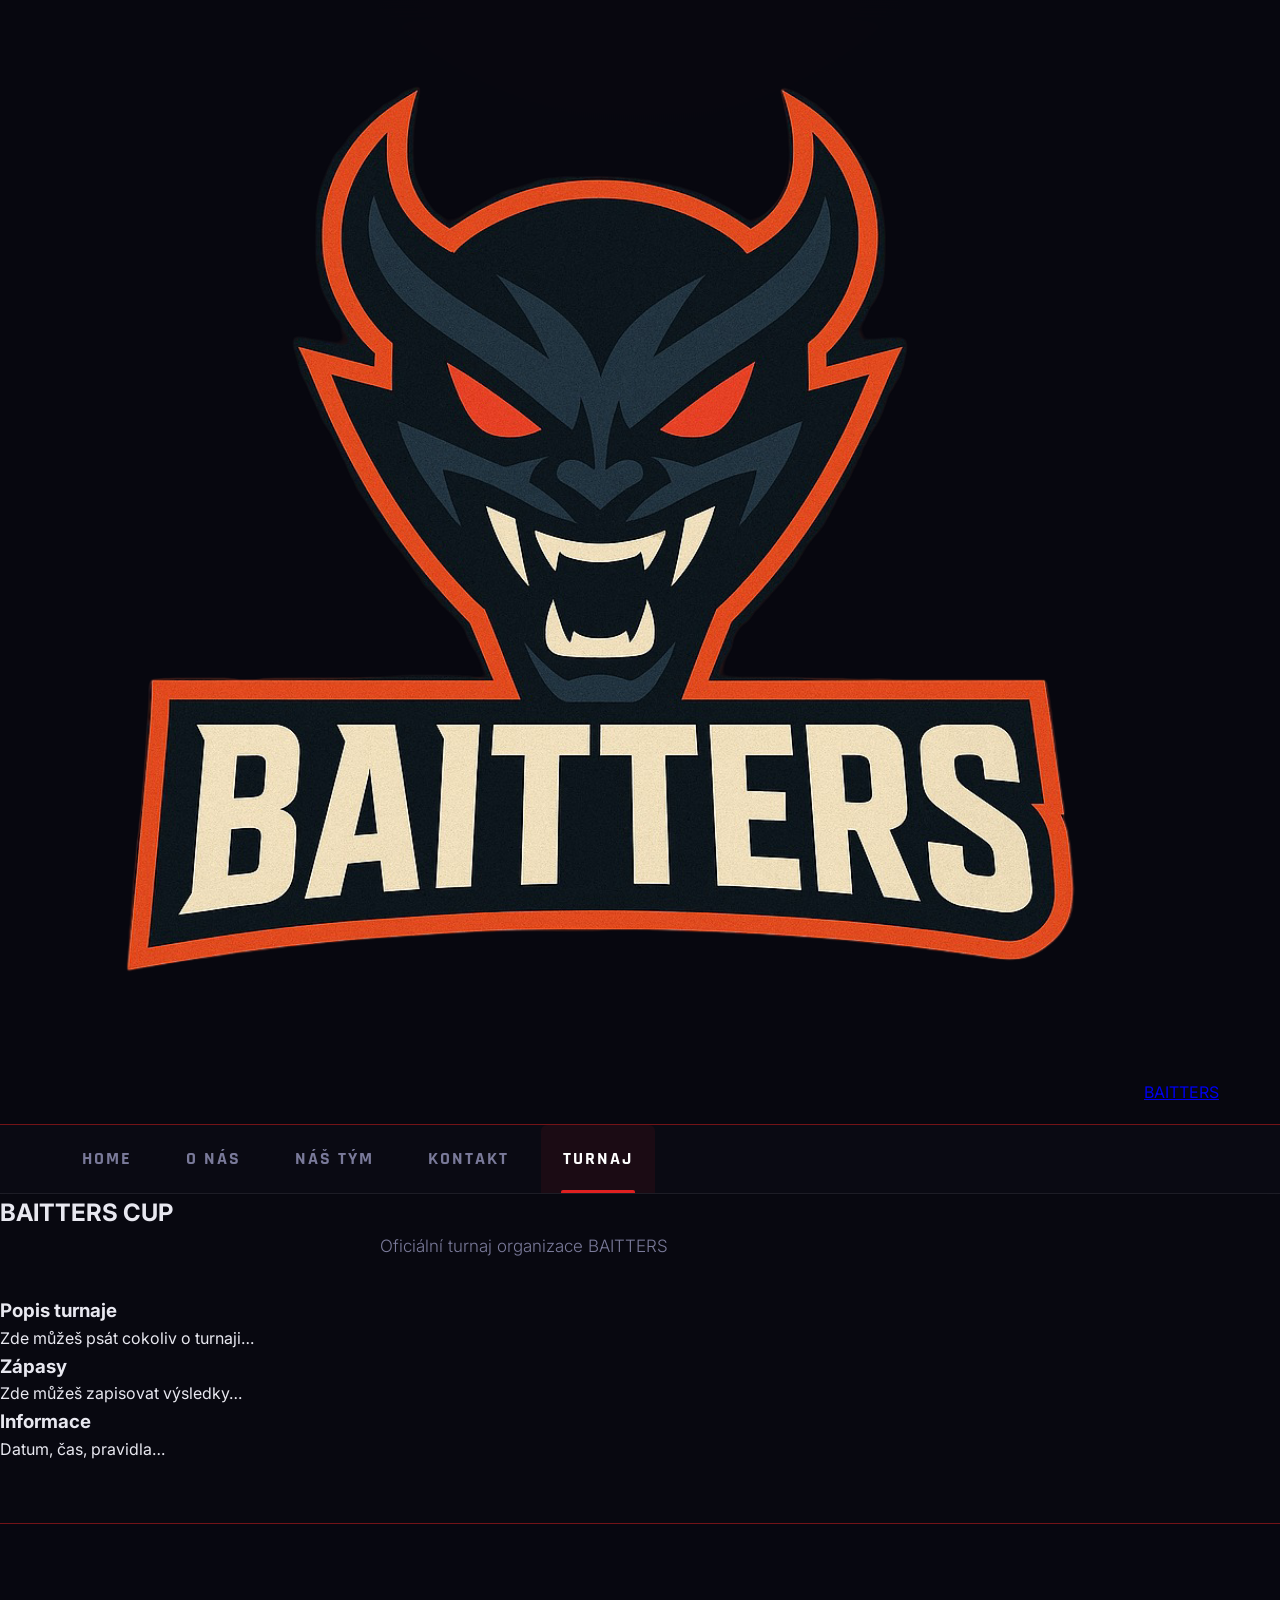
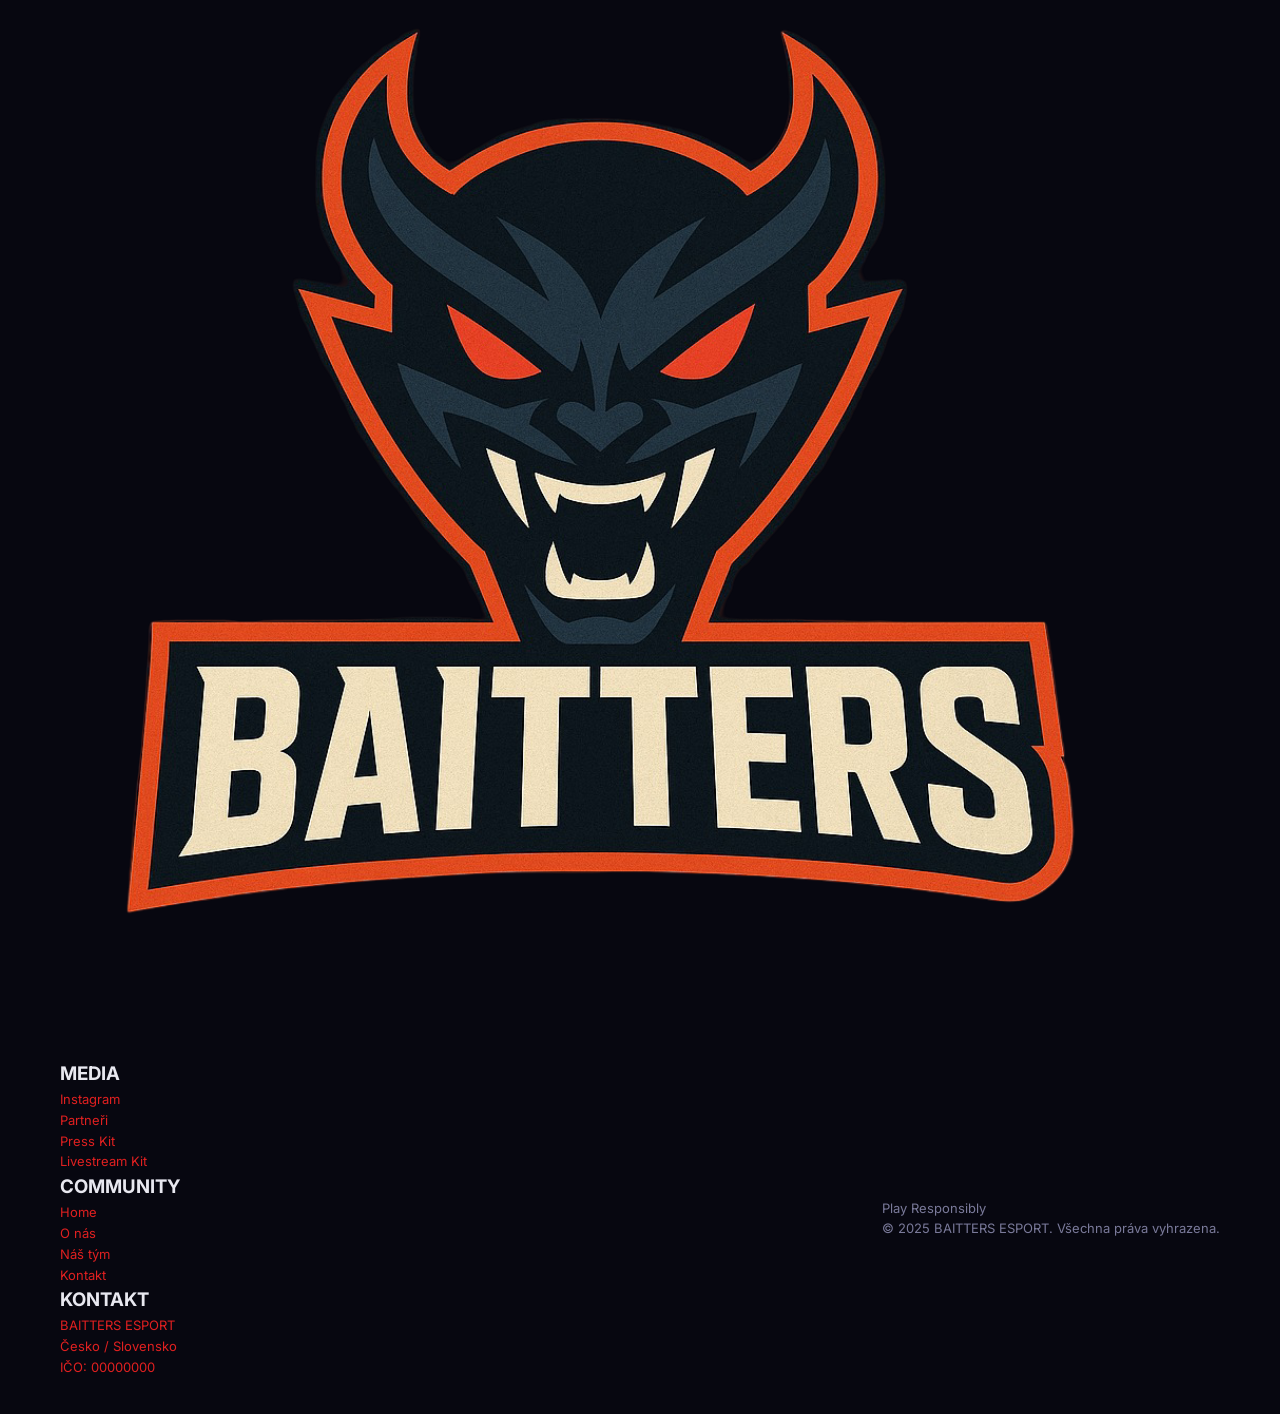
<file: turnaj1.html>
<!DOCTYPE html>
<html lang="cs">
<head>
  <meta charset="UTF-8">
  <title>BAITTERS CUP – Turnaj</title>
  <link rel="stylesheet" href="style.css">
</head>
<body>

<!-- HLAVIČKA -->
<header class="top-header">
  <div class="header-left">
    <img src="1.png" class="header-logo" alt="BAITTERS Logo">
    <a href="index.html" class="header-name">BAITTERS</a>
  </div>
</header>

<!-- NAVIGACE -->
<nav class="nav">
  <a href="index.html">Home</a>
  <a href="onas.html">O nás</a>
  <a href="tym.html">Náš tým</a>
  <a href="kontakt.html">Kontakt</a>
  <a href="turnaj1.html" class="active">Turnaj</a>
</nav>

<!-- HERO – BAITTERS CUP -->
<section class="hero hero-cup">
  <div class="hero-content">
    <h1><span>BAITTERS CUP</span></h1>
    <p>Oficiální turnaj organizace BAITTERS</p>
  </div>
</section>

<!-- OBSAH TURNaje -->
<section class="section">

  <div class="about-box">
    <h3>Popis turnaje</h3>
    <p>Zde můžeš psát cokoliv o turnaji…</p>
  </div>

  <div class="about-box">
    <h3>Zápasy</h3>
    <p>Zde můžeš zapisovat výsledky…</p>
  </div>

  <div class="about-box">
    <h3>Informace</h3>
    <p>Datum, čas, pravidla…</p>
  </div>

</section>

<!-- FOOTER -->
<footer class="footer">

  <div class="footer-logo">
    <img src="1.png" alt="BAITTERS Logo">
  </div>

  <div class="footer-columns">

    <div class="footer-col">
      <h3>MEDIA</h3>
      <p><a href="https://www.instagram.com/baitters_cs/" target="_blank">Instagram</a></p>
      <p><a href="#">Partneři</a></p>
      <p><a href="#">Press Kit</a></p>
      <p><a href="#">Livestream Kit</a></p>
    </div>

    <div class="footer-col">
      <h3>COMMUNITY</h3>
      <p><a href="index.html">Home</a></p>
      <p><a href="onas.html">O nás</a></p>
      <p><a href="tym.html">Náš tým</a></p>
      <p><a href="kontakt.html">Kontakt</a></p>
    </div>

    <div class="footer-col">
      <h3>KONTAKT</h3>
      <p><a href="#">BAITTERS ESPORT</a></p>
      <p><a href="#">Česko / Slovensko</a></p>
      <p><a href="#">IČO: 00000000</a></p>
    </div>

  </div>

  <div class="footer-bottom">
    <p>Play Responsibly</p>
    <p>© 2025 BAITTERS ESPORT. Všechna práva vyhrazena.</p>
  </div>

</footer>

</body>
</html>
</file>
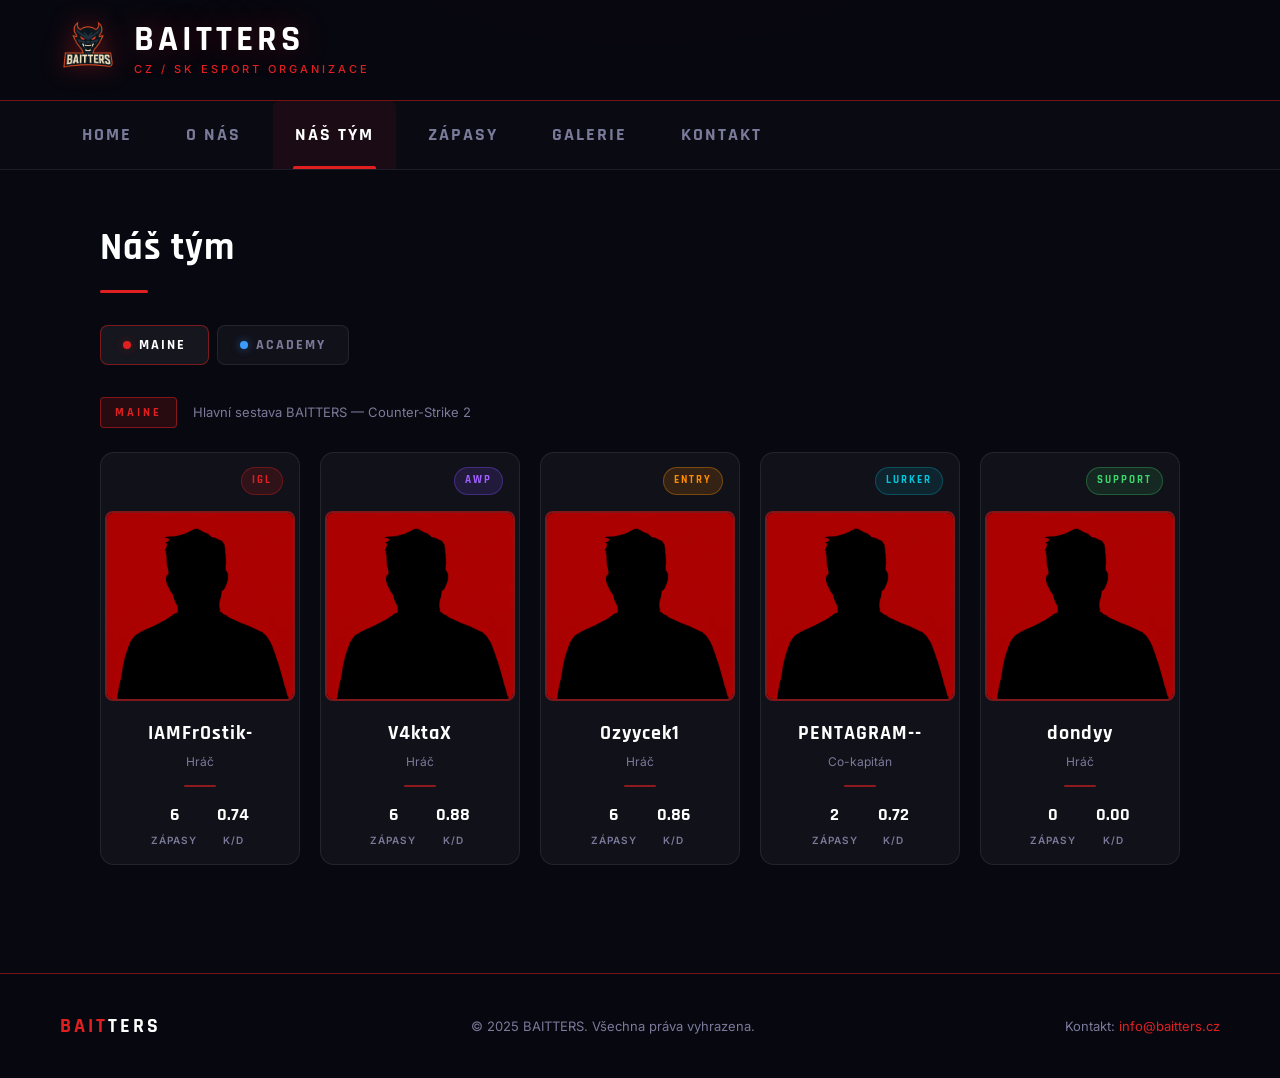
<file: tym.html>
<!DOCTYPE html>
<html lang="cs">
<head>
  <meta charset="UTF-8">
  <meta name="viewport" content="width=device-width, initial-scale=1.0">
  <title>BAITTERS ESPORTS — Náš tým</title>
  <link rel="stylesheet" href="style.css">
</head>
<body>

<!-- HLAVIČKA -->
<header class="top-header">
  <div class="logo-box">
    <img src="1.png" alt="BAITTERS Logo">
  </div>
  <div class="title-box">
    <h1>BAITTERS</h1>
    <p>CZ / SK Esport Organizace</p>
  </div>
</header>

<!-- NAVIGACE -->
<nav class="nav">
  <a href="index.html">Home</a>
  <a href="onas.html">O nás</a>
  <a href="tym.html" class="active">Náš tým</a>
  <a href="zapasy.html">Zápasy</a>
  <a href="galerie.html">Galerie</a>
  <a href="kontakt.html">Kontakt</a>
</nav>

<!-- SEKCE NÁŠ TÝM -->
<section class="main-content">
  <h2>Náš tým</h2>

  <!-- PŘEPÍNAČ -->
  <div class="team-tabs">
    <button class="team-tab active" onclick="switchTeam('maine', this)">
      <span class="tab-dot dot-maine"></span>
      Maine
    </button>
    <button class="team-tab" onclick="switchTeam('academy', this)">
      <span class="tab-dot dot-academy"></span>
      Academy
    </button>
  </div>

  <!-- ===== MAINE TÝM ===== -->
  <div id="team-maine" class="team-roster">
    <div class="team-roster-header">
      <span class="roster-badge badge-maine">MAINE</span>
      <p class="roster-desc">Hlavní sestava BAITTERS — Counter-Strike 2</p>
    </div>

    <div class="team-grid">

      <div class="player-card">
        <div class="player-card-header">
          <span class="player-role role-igl">IGL</span>
        </div>
        <div class="player-avatar">
          <img src="2.png" alt="IAMFrOstik-" onerror="this.style.display='none'">
          <div class="avatar-placeholder">01</div>
        </div>
        <div class="player-card-body">
          <h3 class="player-nick">IAMFrOstik-</h3>
          <p class="player-real">Hráč</p>
          <div class="player-divider"></div>
          <div class="player-stats">
            <div class="pstat"><span class="pstat-val">6</span><span class="pstat-lbl">Zápasy</span></div>
            <div class="pstat"><span class="pstat-val">0.74</span><span class="pstat-lbl">K/D</span></div>
          </div>
        </div>
      </div>

      <div class="player-card">
        <div class="player-card-header">
          <span class="player-role role-awp">AWP</span>
        </div>
        <div class="player-avatar">
          <img src="2.png" alt="V4ktaX" onerror="this.style.display='none'">
          <div class="avatar-placeholder">02</div>
        </div>
        <div class="player-card-body">
          <h3 class="player-nick">V4ktaX</h3>
          <p class="player-real">Hráč</p>
          <div class="player-divider"></div>
          <div class="player-stats">
            <div class="pstat"><span class="pstat-val">6</span><span class="pstat-lbl">Zápasy</span></div>
            <div class="pstat"><span class="pstat-val">0.88</span><span class="pstat-lbl">K/D</span></div>
          </div>
        </div>
      </div>

      <div class="player-card">
        <div class="player-card-header">
          <span class="player-role role-entry">ENTRY</span>
        </div>
        <div class="player-avatar">
          <img src="2.png" alt="Ozyycek1" onerror="this.style.display='none'">
          <div class="avatar-placeholder">03</div>
        </div>
        <div class="player-card-body">
          <h3 class="player-nick">Ozyycek1</h3>
          <p class="player-real">Hráč</p>
          <div class="player-divider"></div>
          <div class="player-stats">
            <div class="pstat"><span class="pstat-val">6</span><span class="pstat-lbl">Zápasy</span></div>
            <div class="pstat"><span class="pstat-val">0.86</span><span class="pstat-lbl">K/D</span></div>
          </div>
        </div>
      </div>

      <div class="player-card">
        <div class="player-card-header">
          <span class="player-role role-lurker">LURKER</span>
        </div>
        <div class="player-avatar">
          <img src="2.png" alt="PENTAGRAM--" onerror="this.style.display='none'">
          <div class="avatar-placeholder">04</div>
        </div>
        <div class="player-card-body">
          <h3 class="player-nick">PENTAGRAM--</h3>
          <p class="player-real">Co-kapitán</p>
          <div class="player-divider"></div>
          <div class="player-stats">
            <div class="pstat"><span class="pstat-val">2</span><span class="pstat-lbl">Zápasy</span></div>
            <div class="pstat"><span class="pstat-val">0.72</span><span class="pstat-lbl">K/D</span></div>
          </div>
        </div>
      </div>

      <div class="player-card">
        <div class="player-card-header">
          <span class="player-role role-support">SUPPORT</span>
        </div>
        <div class="player-avatar">
          <img src="2.png" alt="dondyy" onerror="this.style.display='none'">
          <div class="avatar-placeholder">05</div>
        </div>
        <div class="player-card-body">
          <h3 class="player-nick">dondyy</h3>
          <p class="player-real">Hráč</p>
          <div class="player-divider"></div>
          <div class="player-stats">
            <div class="pstat"><span class="pstat-val">0</span><span class="pstat-lbl">Zápasy</span></div>
            <div class="pstat"><span class="pstat-val">0.00</span><span class="pstat-lbl">K/D</span></div>
          </div>
        </div>
      </div>

    </div>
  </div>

  <!-- ===== ACADEMY TÝM ===== -->
  <div id="team-academy" class="team-roster" style="display:none;">
    <div class="team-roster-header">
      <span class="roster-badge badge-academy">ACADEMY</span>
      <p class="roster-desc">Juniorská akademická sestava BAITTERS — Counter-Strike 2</p>
    </div>

    <div class="team-grid">

      <div class="player-card academy">
        <div class="player-card-header">
          <span class="player-role role-igl">IGL</span>
        </div>
        <div class="player-avatar">
          <img src="2.png" alt="Akademik 1" onerror="this.style.display='none'">
          <div class="avatar-placeholder">A1</div>
        </div>
        <div class="player-card-body">
          <h3 class="player-nick">AKADEMIK 1</h3>
          <p class="player-real">Jméno Příjmení</p>
          <div class="player-divider divider-academy"></div>
          <div class="player-stats">
            <div class="pstat"><span class="pstat-val">—</span><span class="pstat-lbl">Rating</span></div>
            <div class="pstat"><span class="pstat-val">—</span><span class="pstat-lbl">K/D</span></div>
            <div class="pstat"><span class="pstat-val">—</span><span class="pstat-lbl">HS%</span></div>
          </div>
        </div>
      </div>

      <div class="player-card academy">
        <div class="player-card-header">
          <span class="player-role role-awp">AWP</span>
        </div>
        <div class="player-avatar">
          <img src="2.png" alt="Akademik 2" onerror="this.style.display='none'">
          <div class="avatar-placeholder">A2</div>
        </div>
        <div class="player-card-body">
          <h3 class="player-nick">AKADEMIK 2</h3>
          <p class="player-real">Jméno Příjmení</p>
          <div class="player-divider divider-academy"></div>
          <div class="player-stats">
            <div class="pstat"><span class="pstat-val">—</span><span class="pstat-lbl">Rating</span></div>
            <div class="pstat"><span class="pstat-val">—</span><span class="pstat-lbl">K/D</span></div>
            <div class="pstat"><span class="pstat-val">—</span><span class="pstat-lbl">HS%</span></div>
          </div>
        </div>
      </div>

      <div class="player-card academy">
        <div class="player-card-header">
          <span class="player-role role-entry">ENTRY</span>
        </div>
        <div class="player-avatar">
          <img src="2.png" alt="Akademik 3" onerror="this.style.display='none'">
          <div class="avatar-placeholder">A3</div>
        </div>
        <div class="player-card-body">
          <h3 class="player-nick">AKADEMIK 3</h3>
          <p class="player-real">Jméno Příjmení</p>
          <div class="player-divider divider-academy"></div>
          <div class="player-stats">
            <div class="pstat"><span class="pstat-val">—</span><span class="pstat-lbl">Rating</span></div>
            <div class="pstat"><span class="pstat-val">—</span><span class="pstat-lbl">K/D</span></div>
            <div class="pstat"><span class="pstat-val">—</span><span class="pstat-lbl">HS%</span></div>
          </div>
        </div>
      </div>

      <div class="player-card academy">
        <div class="player-card-header">
          <span class="player-role role-lurker">LURKER</span>
        </div>
        <div class="player-avatar">
          <img src="2.png" alt="Akademik 4" onerror="this.style.display='none'">
          <div class="avatar-placeholder">A4</div>
        </div>
        <div class="player-card-body">
          <h3 class="player-nick">AKADEMIK 4</h3>
          <p class="player-real">Jméno Příjmení</p>
          <div class="player-divider divider-academy"></div>
          <div class="player-stats">
            <div class="pstat"><span class="pstat-val">—</span><span class="pstat-lbl">Rating</span></div>
            <div class="pstat"><span class="pstat-val">—</span><span class="pstat-lbl">K/D</span></div>
            <div class="pstat"><span class="pstat-val">—</span><span class="pstat-lbl">HS%</span></div>
          </div>
        </div>
      </div>

      <div class="player-card academy">
        <div class="player-card-header">
          <span class="player-role role-support">SUPPORT</span>
        </div>
        <div class="player-avatar">
          <img src="2.png" alt="Akademik 5" onerror="this.style.display='none'">
          <div class="avatar-placeholder">A5</div>
        </div>
        <div class="player-card-body">
          <h3 class="player-nick">AKADEMIK 5</h3>
          <p class="player-real">Jméno Příjmení</p>
          <div class="player-divider divider-academy"></div>
          <div class="player-stats">
            <div class="pstat"><span class="pstat-val">—</span><span class="pstat-lbl">Rating</span></div>
            <div class="pstat"><span class="pstat-val">—</span><span class="pstat-lbl">K/D</span></div>
            <div class="pstat"><span class="pstat-val">—</span><span class="pstat-lbl">HS%</span></div>
          </div>
        </div>
      </div>

    </div>
  </div>

</section>

<!-- FOOTER -->
<footer class="footer">
  <div class="footer-brand"><span>BAIT</span>TERS</div>
  <p>&copy; 2025 BAITTERS. Všechna práva vyhrazena.</p>
  <p>Kontakt: <a href="mailto:info@baitters.cz">info@baitters.cz</a></p>
</footer>

<script>
  function switchTeam(team, btn) {
    document.querySelectorAll('.team-roster').forEach(r => r.style.display = 'none');
    document.querySelectorAll('.team-tab').forEach(t => t.classList.remove('active'));
    document.getElementById('team-' + team).style.display = 'block';
    btn.classList.add('active');
  }
</script>

</body>
</html>
</file>
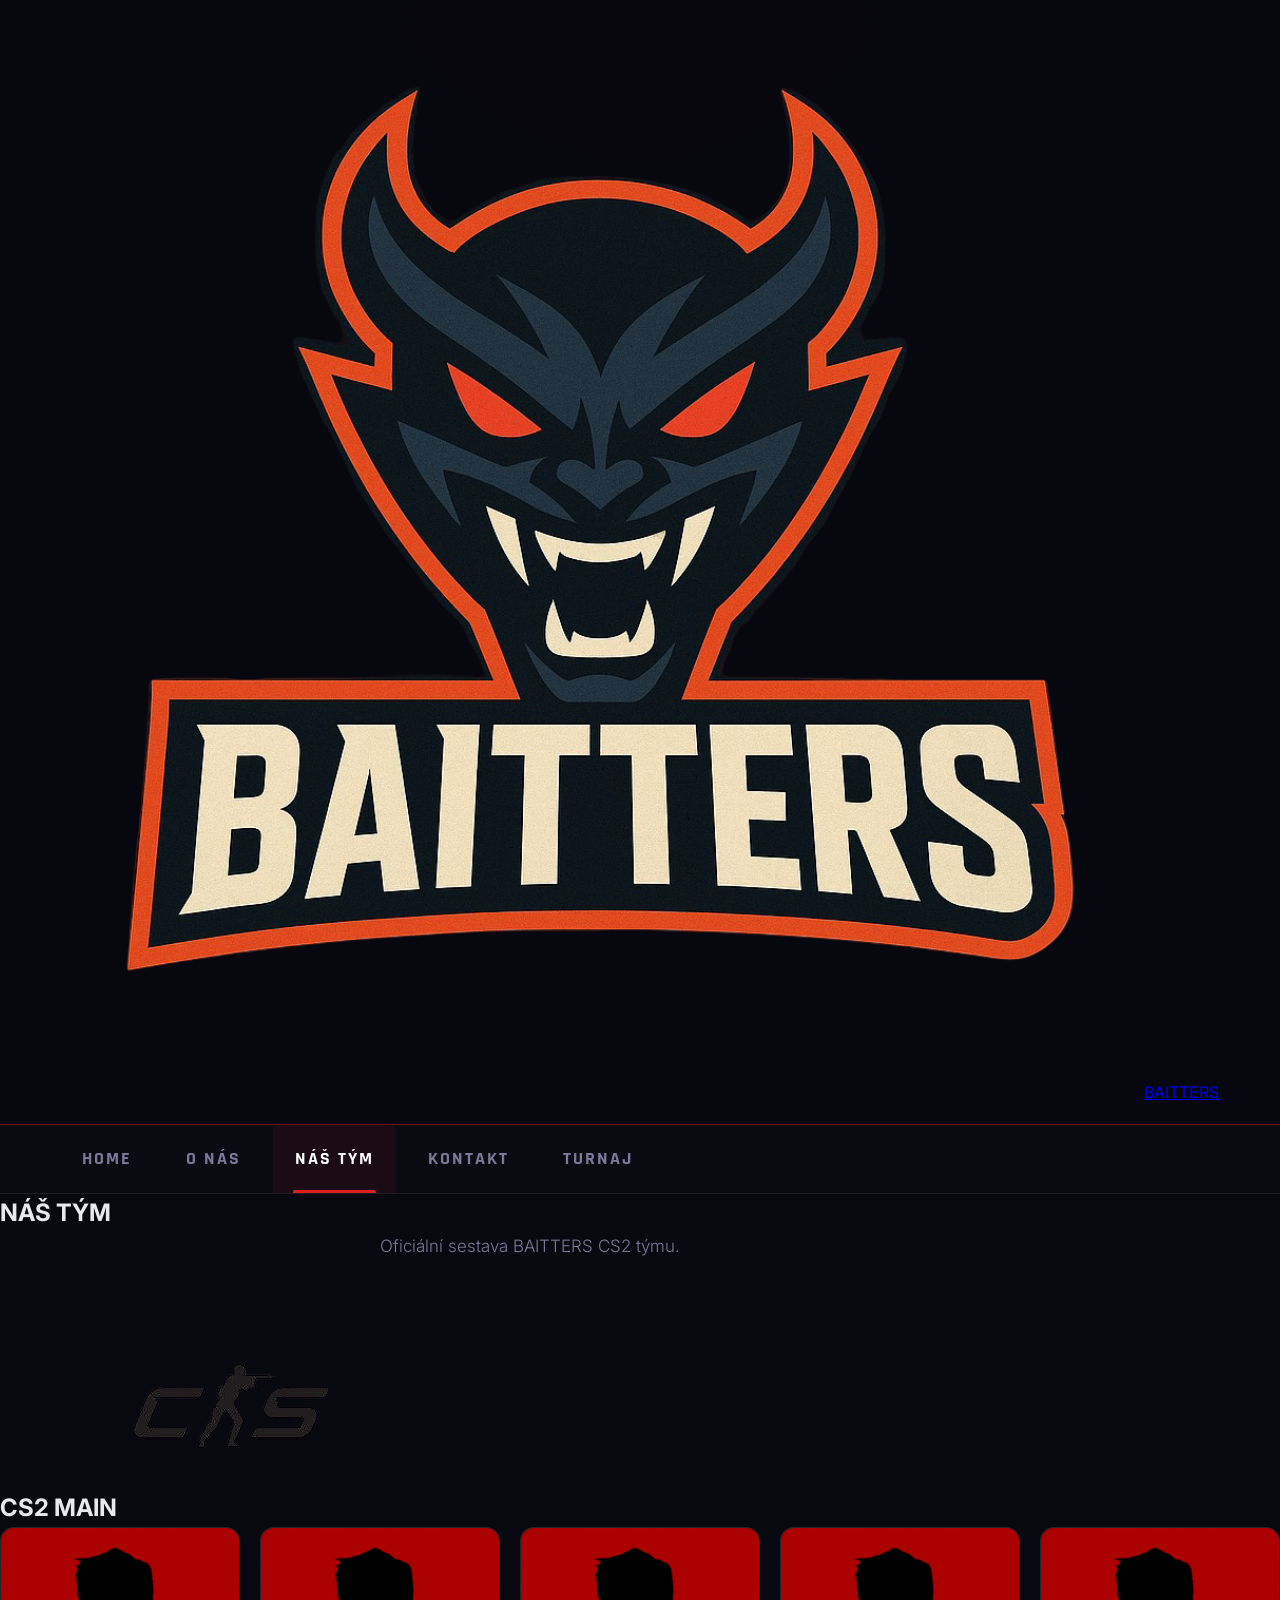
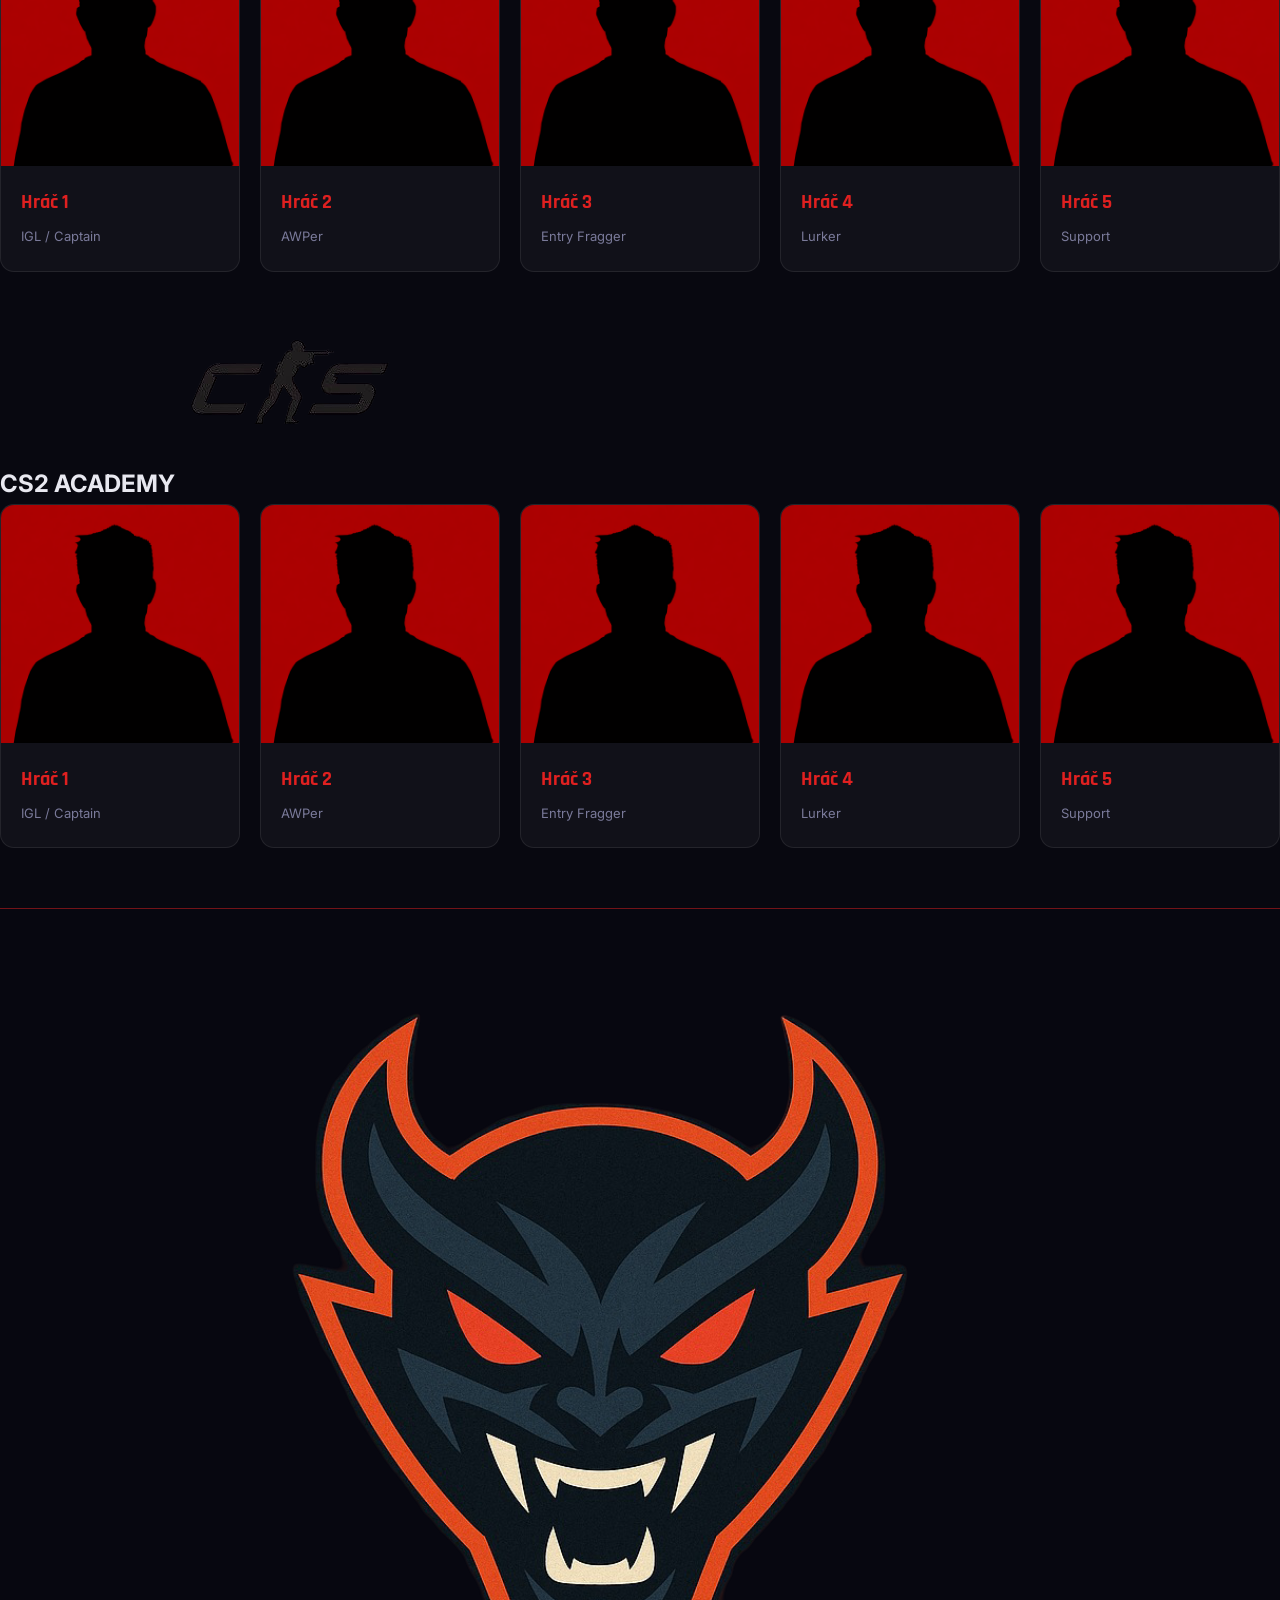
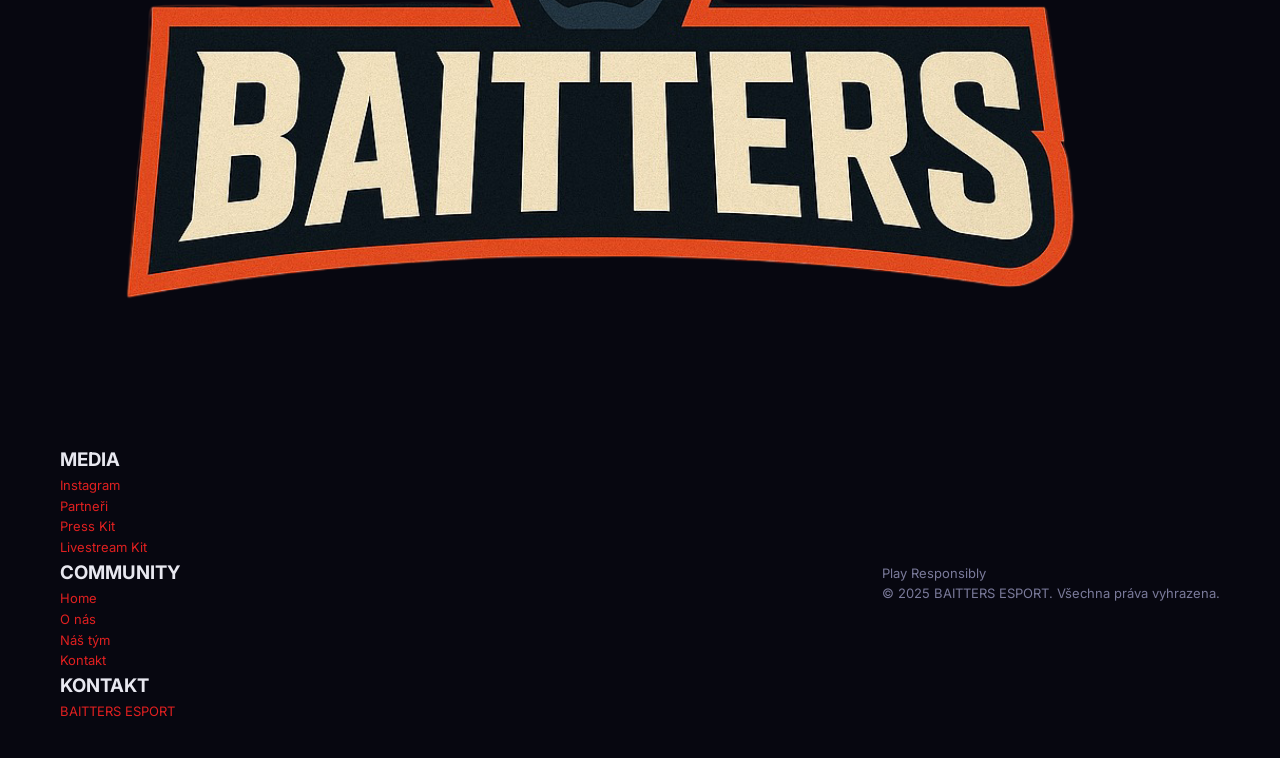
<file: zapas.html>
﻿<!DOCTYPE html>
<html lang="cs">
<head>
  <meta charset="UTF-8">
  <title>BAITTERS – Náš tým</title>
  <link rel="stylesheet" href="style.css">
</head>
<body>

<!-- HLAVIČKA -->
<header class="top-header">
  <div class="header-left">
    <img src="1.png" class="header-logo" alt="BAITTERS Logo">
    <a href="index.html" class="header-name">BAITTERS</a>
  </div>
</header>
  
<!-- NAVIGACE -->
<nav class="nav">
  <a href="index.html">Home</a>
  <a href="onas.html">O nás</a>
  <a href="tym.html" class="active">Náš tým</a>
  <a href="kontakt.html">Kontakt</a>
  <a href="turnaj.html">Turnaj</a>
</nav>

<!-- HERO -->
<section class="hero">
  <div class="hero-content">
    <h1><span>NÁŠ TÝM</span></h1>
    <p>Oficiální sestava BAITTERS CS2 týmu.</p>
  </div>
</section>

<!-- CS2 MAIN -->
<section class="news-section">

  <h2 class="news-title team-title">
    <span>CS2 MAIN</span>
    <img src="cs2logo.png" alt="CS2 Logo" class="cs2-logo">
  </h2>

  <div class="team-grid">

    <div class="player-card">
      <img src="2.png" alt="Hráč 1">
      <div class="player-info">
        <h3>Hráč 1</h3>
        <p>IGL / Captain</p>
      </div>
    </div>

    <div class="player-card">
      <img src="2.png" alt="Hráč 2">
      <div class="player-info">
        <h3>Hráč 2</h3>
        <p>AWPer</p>
      </div>
    </div>

    <div class="player-card">
      <img src="2.png" alt="Hráč 3">
      <div class="player-info">
        <h3>Hráč 3</h3>
        <p>Entry Fragger</p>
      </div>
    </div>

    <div class="player-card">
      <img src="2.png" alt="Hráč 4">
      <div class="player-info">
        <h3>Hráč 4</h3>
        <p>Lurker</p>
      </div>
    </div>

    <div class="player-card">
      <img src="2.png" alt="Hráč 5">
      <div class="player-info">
        <h3>Hráč 5</h3>
        <p>Support</p>
      </div>
    </div>

  </div>
</section>

<!-- CS2 ACADEMY -->
<section class="news-section">

  <h2 class="news-title team-title">
    <span>CS2 ACADEMY</span>
    <img src="cs2logo.png" alt="CS2 Logo" class="cs2-logo">
  </h2>

  <div class="team-grid">

    <div class="player-card">
      <img src="2.png" alt="Hráč 1">
      <div class="player-info">
        <h3>Hráč 1</h3>
        <p>IGL / Captain</p>
      </div>
    </div>

    <div class="player-card">
      <img src="2.png" alt="Hráč 2">
      <div class="player-info">
        <h3>Hráč 2</h3>
        <p>AWPer</p>
      </div>
    </div>

    <div class="player-card">
      <img src="2.png" alt="Hráč 3">
      <div class="player-info">
        <h3>Hráč 3</h3>
        <p>Entry Fragger</p>
      </div>
    </div>

    <div class="player-card">
      <img src="2.png" alt="Hráč 4">
      <div class="player-info">
        <h3>Hráč 4</h3>
        <p>Lurker</p>
      </div>
    </div>

    <div class="player-card">
      <img src="2.png" alt="Hráč 5">
      <div class="player-info">
        <h3>Hráč 5</h3>
        <p>Support</p>
      </div>
    </div>

  </div>
</section>

<!-- FOOTER -->
<footer class="footer">

  <div class="footer-logo">
    <img src="1.png" alt="BAITTERS Logo">
  </div>

  <div class="footer-columns">

    <div class="footer-col">
      <h3>MEDIA</h3>
      <p><a href="https://www.instagram.com/baitters_cs/" target="_blank">Instagram</a></p>
      <p><a href="#">Partneři</a></p>
      <p><a href="#">Press Kit</a></p>
      <p><a href="#">Livestream Kit</a></p>
    </div>

    <div class="footer-col">
      <h3>COMMUNITY</h3>
      <p><a href="index.html">Home</a></p>
      <p><a href="onas.html">O nás</a></p>
      <p><a href="tym.html">Náš tým</a></p>
      <p><a href="kontakt.html">Kontakt</a></p>
    </div>

    <div class="footer-col">
      <h3>KONTAKT</h3>
      <p><a href="#">BAITTERS ESPORT</a></p>
    </div>

  </div>

  <div class="footer-bottom">
    <p>Play Responsibly</p>
    <p>© 2025 BAITTERS ESPORT. Všechna práva vyhrazena.</p>
  </div>

</footer>

</body>
</html>
</file>
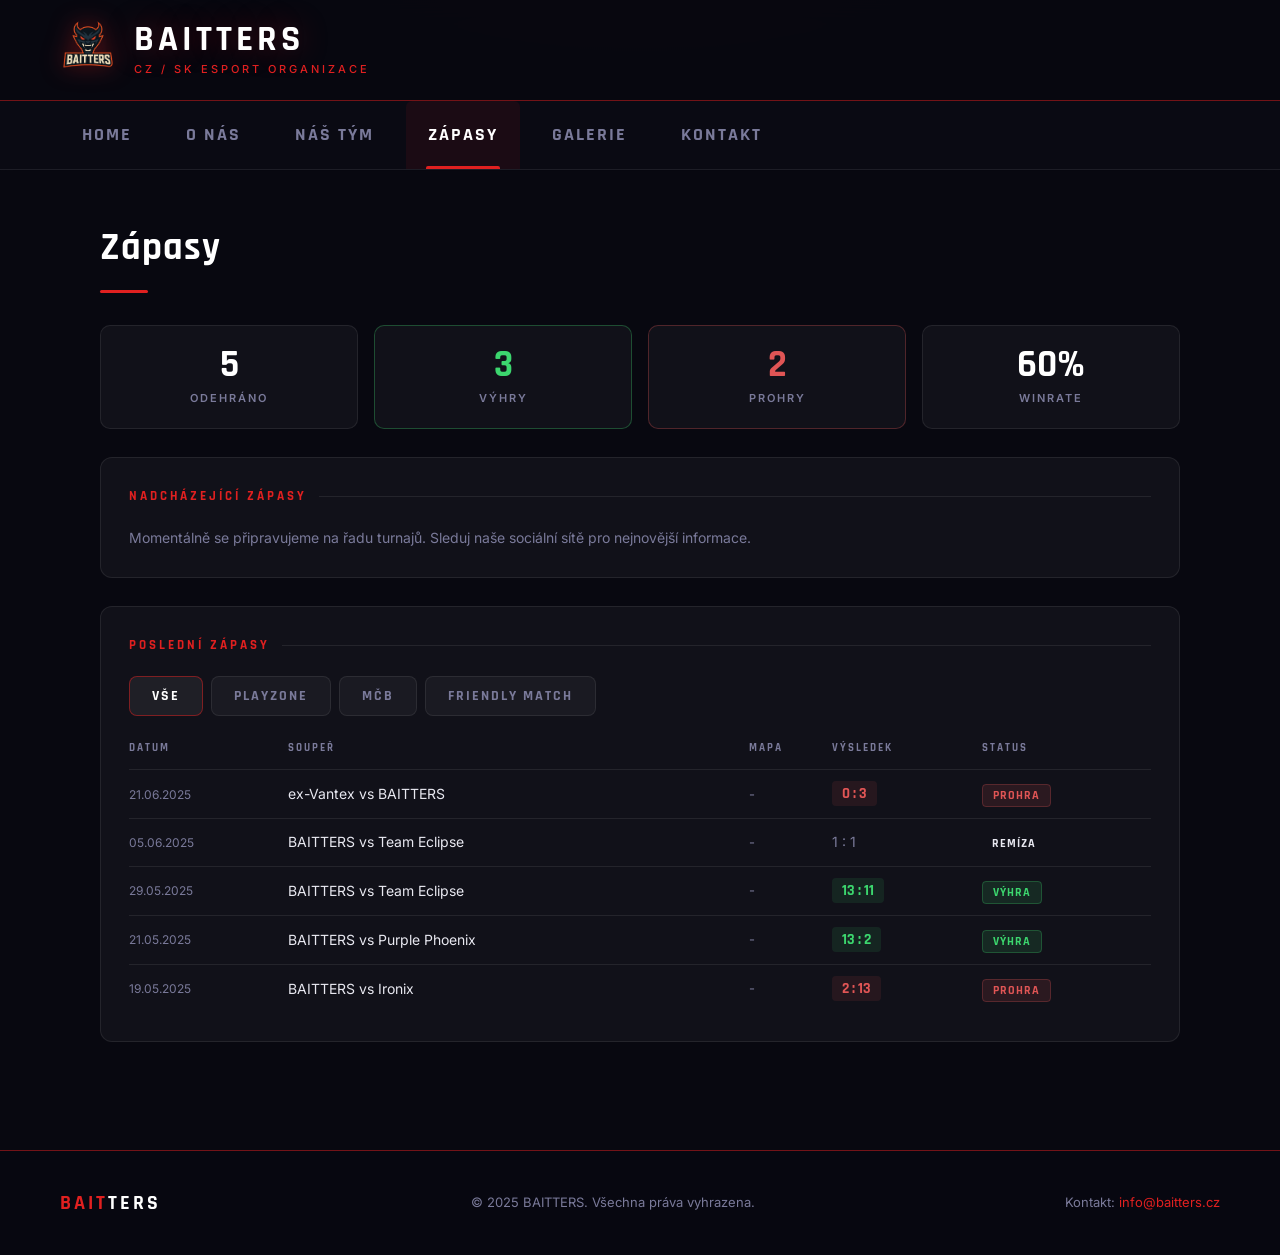
<file: zapasy.html>
<!DOCTYPE html>
<html lang="cs">
<head>
  <meta charset="UTF-8">
  <meta name="viewport" content="width=device-width, initial-scale=1.0">
  <title>BAITTERS ESPORTS — Zápasy</title>
  <link rel="stylesheet" href="style.css">
</head>
<body>
<!-- HLAVIČKA -->
<header class="top-header">
  <div class="logo-box">
    <img src="1.png" alt="BAITTERS Logo">
  </div>
  <div class="title-box">
    <h1>BAITTERS</h1>
    <p>CZ / SK Esport Organizace</p>
  </div>
</header>
<!-- NAVIGACE -->
<nav class="nav">
  <a href="index.html">Home</a>
  <a href="onas.html">O nás</a>
  <a href="tym.html">Náš tým</a>
  <a href="zapasy.html" class="active">Zápasy</a>
  <a href="galerie.html">Galerie</a>
  <a href="kontakt.html">Kontakt</a>
</nav>
<!-- HLAVNÍ OBSAH -->
<section class="main-content">
  <h2>Zápasy</h2>
  <!-- STATISTIKY -->
  <div class="match-stats-row">
    <div class="stat-box">
      <div class="stat-number">5</div>
      <div class="stat-label">Odehráno</div>
    </div>
    <div class="stat-box stat-win">
      <div class="stat-number">3</div>
      <div class="stat-label">Výhry</div>
    </div>
    <div class="stat-box stat-loss">
      <div class="stat-number">2</div>
      <div class="stat-label">Prohry</div>
    </div>
    <div class="stat-box">
      <div class="stat-number">60%</div>
      <div class="stat-label">Winrate</div>
    </div>
  </div>
  <!-- NADCHÁZEJÍCÍ ZÁPASY -->
  <div class="card" style="margin-bottom: 28px;">
    <p class="section-title">Nadcházející zápasy</p>
    <p style="color: var(--text-muted); font-size: 14px;">
      Momentálně se připravujeme na řadu turnajů.
      Sleduj naše sociální sítě pro nejnovější informace.
    </p>
  </div>
  <!-- POSLEDNÍ ZÁPASY -->
  <div class="card">
    <p class="section-title">Poslední zápasy</p>

    <!-- FILTR TURNAJŮ -->
    <div class="team-tabs" style="margin-bottom: 24px; flex-wrap: wrap;">
      <button class="team-tab active" onclick="filterMatches('all', this)">Vše</button>
      <button class="team-tab" onclick="filterMatches('playzone', this)">Playzone</button>
      <button class="team-tab" onclick="filterMatches('mcb', this)">MČB</button>
      <button class="team-tab" onclick="filterMatches('friendly', this)">Friendly Match</button>
    </div>

    <table class="matches-table">
      <thead>
        <tr>
          <th>Datum</th>
          <th>Soupeř</th>
          <th>Mapa</th>
          <th>Výsledek</th>
          <th>Status</th>
        </tr>
      </thead>
      <tbody>
        <tr data-tournament="mcb">
          <td>21.06.2025</td>
          <td>ex-Vantex vs BAITTERS</td>
          <td style="color: var(--text-muted); font-size:13px;">-</td>
          <td><span class="score-loss">0 : 3</span></td>
          <td><span class="match-badge loss">Prohra</span></td>
        </tr>
        <tr data-tournament="mcb">
          <td>05.06.2025</td>
          <td>BAITTERS vs Team Eclipse</td>
          <td style="color: var(--text-muted); font-size:13px;">-</td>
          <td><span style="color: var(--text-muted);">1 : 1</span></td>
          <td><span class="match-badge">Remíza</span></td>
        </tr>
        <tr data-tournament="mcb">
          <td>29.05.2025</td>
          <td>BAITTERS vs Team Eclipse</td>
          <td style="color: var(--text-muted); font-size:13px;">-</td>
          <td><span class="score-win">13 : 11</span></td>
          <td><span class="match-badge win">Výhra</span></td>
        </tr>
        <tr data-tournament="mcb">
          <td>21.05.2025</td>
          <td>BAITTERS vs Purple Phoenix</td>
          <td style="color: var(--text-muted); font-size:13px;">-</td>
          <td><span class="score-win">13 : 2</span></td>
          <td><span class="match-badge win">Výhra</span></td>
        </tr>
        <tr data-tournament="mcb">
          <td>19.05.2025</td>
          <td>BAITTERS vs Ironix</td>
          <td style="color: var(--text-muted); font-size:13px;">-</td>
          <td><span class="score-loss">2 : 13</span></td>
          <td><span class="match-badge loss">Prohra</span></td>
        </tr>
      </tbody>
    </table>

    <p id="no-matches-msg" style="display:none; color: var(--text-muted); font-size: 14px; margin-top: 16px;">
      Zatím žádné zápasy v této kategorii.
    </p>
  </div>
</section>
<!-- FOOTER -->
<footer class="footer">
  <div class="footer-brand"><span>BAIT</span>TERS</div>
  <p>&copy; 2025 BAITTERS. Všechna práva vyhrazena.</p>
  <p>Kontakt: <a href="mailto:info@baitters.cz">info@baitters.cz</a></p>
</footer>

<script>
  function filterMatches(tournament, btn) {
    document.querySelectorAll('.team-tabs .team-tab').forEach(t => t.classList.remove('active'));
    btn.classList.add('active');

    const rows = document.querySelectorAll('.matches-table tbody tr');
    let visibleCount = 0;

    rows.forEach(row => {
      const matches = tournament === 'all' || row.dataset.tournament === tournament;
      row.style.display = matches ? '' : 'none';
      if (matches) visibleCount++;
    });

    document.getElementById('no-matches-msg').style.display = visibleCount === 0 ? 'block' : 'none';
  }
</script>

</body>
</html>
</file>
<file: style.css>
/* =============================================
   BAITTERS ESPORTS — Modern Dark Theme
   ============================================= */

@import url('https://fonts.googleapis.com/css2?family=Rajdhani:wght@400;500;600;700&family=Inter:wght@300;400;500;600&display=swap');

/* ---- RESET & BASE ---- */
*, *::before, *::after {
  margin: 0;
  padding: 0;
  box-sizing: border-box;
}

:root {
  --red:        #e02020;
  --red-dark:   #a01010;
  --red-glow:   rgba(224, 32, 32, 0.35);
  --bg:         #080810;
  --bg-card:    rgba(255,255,255,0.04);
  --bg-card-hv: rgba(255,255,255,0.08);
  --border:     rgba(255,255,255,0.08);
  --border-red: rgba(224,32,32,0.5);
  --text:       #e8e8f0;
  --text-muted: #7a7a9a;
  --white:      #ffffff;
}

html { scroll-behavior: smooth; }

body {
  font-family: 'Inter', 'Segoe UI', sans-serif;
  background: var(--bg);
  color: var(--text);
  line-height: 1.6;
  min-height: 100vh;
  background-image:
    radial-gradient(ellipse 80% 50% at 50% -20%, rgba(160,16,16,0.18) 0%, transparent 60%);
}

/* ---- SCROLLBAR ---- */
::-webkit-scrollbar { width: 6px; }
::-webkit-scrollbar-track { background: #0d0d18; }
::-webkit-scrollbar-thumb { background: var(--red-dark); border-radius: 3px; }

/* ---- HEADER ---- */
.top-header {
  display: flex;
  align-items: center;
  padding: 18px 60px;
  background: rgba(8,8,16,0.85);
  backdrop-filter: blur(12px);
  border-bottom: 1px solid var(--border-red);
  position: sticky;
  top: 0;
  z-index: 100;
}

.logo-box img {
  height: 56px;
  filter: drop-shadow(0 0 12px var(--red-glow));
  transition: filter 0.3s;
}
.logo-box img:hover { filter: drop-shadow(0 0 22px rgba(224,32,32,0.7)); }

.title-box { margin-left: 18px; }

.title-box h1 {
  font-family: 'Rajdhani', sans-serif;
  font-size: 36px;
  font-weight: 700;
  color: var(--white);
  letter-spacing: 4px;
  line-height: 1;
  text-shadow: 0 0 30px var(--red-glow);
}

.title-box p {
  font-size: 11px;
  font-weight: 500;
  letter-spacing: 3px;
  color: var(--red);
  text-transform: uppercase;
  margin-top: 3px;
}

/* ---- NAVIGATION ---- */
.nav {
  display: flex;
  align-items: center;
  padding: 0 60px;
  gap: 10px;
  background: rgba(12,12,20,0.9);
  backdrop-filter: blur(8px);
  border-bottom: 1px solid var(--border);
}

.nav a {
  color: var(--text-muted);
  text-decoration: none;
  font-family: 'Rajdhani', sans-serif;
  font-size: 18px;
  font-weight: 700;
  letter-spacing: 2px;
  text-transform: uppercase;
  padding: 20px 22px;
  position: relative;
  transition: color 0.25s, background 0.25s;
  border-radius: 6px 6px 0 0;
}

.nav a::after {
  content: '';
  position: absolute;
  bottom: 0;
  left: 20px;
  right: 20px;
  height: 3px;
  background: var(--red);
  transform: scaleX(0);
  transition: transform 0.25s ease;
  border-radius: 2px 2px 0 0;
}

.nav a:hover { color: var(--white); background: rgba(255,255,255,0.04); }
.nav a:hover::after { transform: scaleX(1); }

.nav a.active {
  color: var(--white);
  background: rgba(224,32,32,0.08);
}
.nav a.active::after { transform: scaleX(1); }

/* ---- HERO ---- */
.hero-section {
  position: relative;
  padding: 110px 60px 100px;
  text-align: center;
  overflow: hidden;
}

.hero-section::before {
  content: '';
  position: absolute;
  inset: 0;
  background:
    radial-gradient(ellipse 60% 70% at 50% 50%, rgba(160,16,16,0.22) 0%, transparent 70%);
  pointer-events: none;
}

.hero-section::after {
  content: '';
  position: absolute;
  bottom: 0;
  left: 0;
  right: 0;
  height: 1px;
  background: linear-gradient(90deg, transparent, var(--red-dark), transparent);
}

.hero-label {
  display: inline-block;
  font-size: 11px;
  font-weight: 600;
  letter-spacing: 3px;
  text-transform: uppercase;
  color: var(--red);
  border: 1px solid var(--border-red);
  padding: 6px 16px;
  border-radius: 20px;
  margin-bottom: 24px;
  background: rgba(224,32,32,0.07);
}

.hero-content h2 {
  font-family: 'Rajdhani', sans-serif;
  font-size: 72px;
  font-weight: 700;
  line-height: 1.05;
  letter-spacing: 2px;
  color: var(--white);
  margin-bottom: 20px;
  text-shadow: 0 0 60px var(--red-glow);
}

.hero-content h2 span { color: var(--red); }

.hero-content p {
  font-size: 17px;
  color: var(--text-muted);
  max-width: 520px;
  margin: 0 auto 36px;
  font-weight: 300;
}

.hero-buttons {
  display: flex;
  gap: 16px;
  justify-content: center;
  flex-wrap: wrap;
}

/* ---- BUTTONS ---- */
.btn {
  padding: 13px 32px;
  border-radius: 6px;
  font-family: 'Rajdhani', sans-serif;
  font-size: 14px;
  font-weight: 700;
  letter-spacing: 1.5px;
  text-transform: uppercase;
  text-decoration: none;
  display: inline-flex;
  align-items: center;
  gap: 8px;
  cursor: pointer;
  border: none;
  transition: all 0.25s;
  position: relative;
  overflow: hidden;
}

.btn-primary {
  background: linear-gradient(135deg, var(--red), #c01818);
  color: #fff;
  box-shadow: 0 4px 24px rgba(224,32,32,0.35);
}
.btn-primary:hover {
  background: linear-gradient(135deg, #f03030, var(--red));
  box-shadow: 0 6px 32px rgba(224,32,32,0.55);
  transform: translateY(-2px);
}

.btn-secondary {
  background: transparent;
  color: var(--text);
  border: 1px solid var(--border);
}
.btn-secondary:hover {
  border-color: var(--red);
  color: var(--red);
  transform: translateY(-2px);
}

/* ---- MAIN 2-COLUMN LAYOUT ---- */
.main-content-layout {
  display: grid;
  grid-template-columns: 1fr 1fr;
  gap: 28px;
  max-width: 1200px;
  margin: 48px auto;
  padding: 0 60px;
}

/* ---- SECTION TITLES ---- */
.section-title {
  font-family: 'Rajdhani', sans-serif;
  font-size: 13px;
  font-weight: 700;
  letter-spacing: 3px;
  text-transform: uppercase;
  color: var(--red);
  margin-bottom: 20px;
  display: flex;
  align-items: center;
  gap: 12px;
}
.section-title::after {
  content: '';
  flex: 1;
  height: 1px;
  background: var(--border);
}

/* ---- CARD ---- */
.card {
  background: var(--bg-card);
  border: 1px solid var(--border);
  border-radius: 12px;
  padding: 28px;
  transition: border-color 0.25s, background 0.25s;
}
.card:hover {
  border-color: var(--border-red);
  background: var(--bg-card-hv);
}

/* ---- MATCHES TABLE ---- */
.matches-table {
  width: 100%;
  border-collapse: collapse;
  font-size: 14px;
}

.matches-table thead th {
  font-family: 'Rajdhani', sans-serif;
  font-size: 11px;
  font-weight: 700;
  letter-spacing: 2px;
  text-transform: uppercase;
  color: var(--text-muted);
  padding: 0 0 12px;
  text-align: left;
  border-bottom: 1px solid var(--border);
}

.matches-table tbody tr {
  border-bottom: 1px solid var(--border);
  transition: background 0.2s;
}
.matches-table tbody tr:last-child { border-bottom: none; }
.matches-table tbody tr:hover { background: rgba(255,255,255,0.03); }

.matches-table tbody td {
  padding: 12px 0;
  color: var(--text);
}

.matches-table tbody td:first-child { color: var(--text-muted); font-size: 12px; }

.score-win {
  font-family: 'Rajdhani', sans-serif;
  font-weight: 700;
  font-size: 15px;
  color: #3cd66e;
  background: rgba(60,214,110,0.1);
  padding: 3px 10px;
  border-radius: 4px;
}

.score-loss {
  font-family: 'Rajdhani', sans-serif;
  font-weight: 700;
  font-size: 15px;
  color: #e05555;
  background: rgba(224,85,85,0.1);
  padding: 3px 10px;
  border-radius: 4px;
}

/* ---- NEWS ---- */
.news-item {
  padding: 18px 0;
  border-bottom: 1px solid var(--border);
}
.news-item:last-child { border-bottom: none; padding-bottom: 0; }
.news-item:first-child { padding-top: 0; }

.news-date {
  font-size: 11px;
  font-weight: 500;
  letter-spacing: 1px;
  color: var(--red);
  margin-bottom: 5px;
  text-transform: uppercase;
}

.news-item h4 {
  font-family: 'Rajdhani', sans-serif;
  font-size: 17px;
  font-weight: 600;
  color: var(--white);
  margin-bottom: 6px;
}

.news-item p {
  font-size: 13px;
  color: var(--text-muted);
  line-height: 1.5;
}

/* ---- GENERAL MAIN-CONTENT ---- */
.main-content {
  padding: 48px 60px;
  max-width: 1200px;
  margin: 0 auto;
}

.main-content h2 {
  font-family: 'Rajdhani', sans-serif;
  font-size: 38px;
  font-weight: 700;
  letter-spacing: 1px;
  color: var(--white);
  margin-bottom: 32px;
  position: relative;
  padding-bottom: 14px;
}
.main-content h2::after {
  content: '';
  position: absolute;
  bottom: 0;
  left: 0;
  width: 48px;
  height: 3px;
  background: var(--red);
  border-radius: 2px;
}

/* ---- CONTENT BOX ---- */
.content-box {
  background: var(--bg-card);
  border: 1px solid var(--border);
  border-left: 3px solid var(--red);
  border-radius: 8px;
  padding: 24px;
  margin-bottom: 20px;
}
.content-box h3 {
  font-family: 'Rajdhani', sans-serif;
  font-size: 18px;
  font-weight: 700;
  color: var(--red);
  margin-bottom: 10px;
  letter-spacing: 1px;
}
.content-box p { color: var(--text-muted); font-size: 14px; }
.content-box a { color: var(--red); text-decoration: none; }
.content-box a:hover { text-decoration: underline; }

/* ---- ABOUT PAGE ---- */
.about-page {
  max-width: 1180px;
}

.about-hero {
  display: grid;
  grid-template-columns: minmax(0, 1.5fr) minmax(280px, 0.8fr);
  gap: 28px;
  align-items: stretch;
  margin-bottom: 28px;
}

.about-copy {
  position: relative;
  overflow: hidden;
  min-height: 300px;
  padding: 42px;
  border: 1px solid var(--border);
  border-radius: 12px;
  background:
    linear-gradient(135deg, rgba(224,32,32,0.18), transparent 44%),
    rgba(255,255,255,0.04);
}

.about-copy::after {
  content: 'BAITTERS';
  position: absolute;
  right: -8px;
  bottom: -32px;
  font-family: 'Rajdhani', sans-serif;
  font-size: 112px;
  font-weight: 700;
  letter-spacing: 8px;
  color: rgba(255,255,255,0.035);
  line-height: 1;
  pointer-events: none;
}

.about-kicker {
  display: inline-flex;
  margin-bottom: 18px;
  color: var(--red);
  font-family: 'Rajdhani', sans-serif;
  font-size: 13px;
  font-weight: 700;
  letter-spacing: 3px;
  text-transform: uppercase;
}

.about-copy h2 {
  margin-bottom: 18px;
  font-size: 56px;
  line-height: 1;
}

.about-copy p {
  position: relative;
  max-width: 660px;
  color: #d5d5e8;
  font-size: 17px;
  font-weight: 500;
  z-index: 1;
}

.about-panel {
  display: grid;
  gap: 14px;
}

.about-panel div {
  display: flex;
  flex-direction: column;
  justify-content: center;
  min-height: 88px;
  padding: 22px;
  border: 1px solid var(--border);
  border-left: 3px solid var(--red);
  border-radius: 10px;
  background: var(--bg-card);
}

.about-panel strong {
  font-family: 'Rajdhani', sans-serif;
  font-size: 34px;
  line-height: 1;
  color: var(--white);
}

.about-panel span {
  margin-top: 6px;
  color: var(--text-muted);
  font-size: 12px;
  font-weight: 600;
  letter-spacing: 1.5px;
  text-transform: uppercase;
}

.about-grid {
  display: grid;
  grid-template-columns: repeat(2, minmax(0, 1fr));
  gap: 20px;
}

.about-card {
  position: relative;
  min-height: 190px;
  margin-bottom: 0;
  padding: 30px;
  overflow: hidden;
  transition: border-color 0.25s, background 0.25s, transform 0.25s;
}

.about-card:hover {
  border-color: var(--border-red);
  background: var(--bg-card-hv);
  transform: translateY(-3px);
}

.about-number {
  position: absolute;
  top: 20px;
  right: 24px;
  font-family: 'Rajdhani', sans-serif;
  font-size: 42px;
  font-weight: 700;
  color: rgba(255,255,255,0.05);
  line-height: 1;
}

.about-card h3 {
  margin-bottom: 14px;
  color: var(--white);
  font-size: 22px;
}

.about-card p {
  max-width: 520px;
  color: #b0b0d0;
  font-weight: 500;
  line-height: 1.7;
}

/* ---- GALLERY ---- */
.gallery-grid {
  display: grid;
  grid-template-columns: repeat(auto-fill, minmax(240px, 1fr));
  gap: 16px;
  margin-top: 24px;
}

.gallery-item {
  background: var(--bg-card);
  border: 1px solid var(--border);
  border-radius: 10px;
  height: 220px;
  display: flex;
  align-items: center;
  justify-content: center;
  font-size: 44px;
  color: var(--text-muted);
  transition: border-color 0.25s, transform 0.25s;
  cursor: pointer;
}
.gallery-item:hover {
  border-color: var(--border-red);
  transform: scale(1.02);
}

/* ---- CONTACT ---- */
.contact-section {
  display: grid;
  grid-template-columns: repeat(auto-fit, minmax(280px, 1fr));
  gap: 24px;
  margin-top: 32px;
}

.contact-box {
  background: var(--bg-card);
  border: 1px solid var(--border);
  border-radius: 12px;
  padding: 28px;
  transition: border-color 0.25s;
}
.contact-box:hover { border-color: var(--border-red); }

.contact-box h3 {
  font-family: 'Rajdhani', sans-serif;
  font-size: 18px;
  font-weight: 700;
  color: var(--white);
  margin-bottom: 14px;
  display: flex;
  align-items: center;
  gap: 10px;
}

.contact-box p { font-size: 14px; color: var(--text-muted); }
.contact-box a { color: var(--red); text-decoration: none; }
.contact-box a:hover { text-decoration: underline; }

.contact-form {
  display: flex;
  flex-direction: column;
  gap: 12px;
}

.contact-form input,
.contact-form textarea {
  background: rgba(255,255,255,0.04);
  border: 1px solid var(--border);
  border-radius: 8px;
  color: var(--text);
  padding: 12px 16px;
  font-family: 'Inter', sans-serif;
  font-size: 14px;
  transition: border-color 0.2s, background 0.2s;
  resize: vertical;
}
.contact-form input::placeholder,
.contact-form textarea::placeholder { color: var(--text-muted); }

.contact-form input:focus,
.contact-form textarea:focus {
  outline: none;
  border-color: var(--red);
  background: rgba(255,255,255,0.06);
}

/* ---- TEAM GRID ---- */
.team-section {
  padding: 48px 60px;
}
.team-section h2 {
  font-family: 'Rajdhani', sans-serif;
  font-size: 38px;
  font-weight: 700;
  color: var(--white);
  margin-bottom: 32px;
  position: relative;
  padding-bottom: 14px;
}
.team-section h2::after {
  content: '';
  position: absolute;
  bottom: 0;
  left: 0;
  width: 48px;
  height: 3px;
  background: var(--red);
  border-radius: 2px;
}

.team-grid {
  display: grid;
  grid-template-columns: repeat(auto-fill, minmax(260px, 1fr));
  gap: 24px;
}

.player {
  background: var(--bg-card);
  border: 1px solid var(--border);
  border-radius: 12px;
  overflow: hidden;
  transition: border-color 0.25s, transform 0.3s;
}
.player:hover {
  border-color: var(--border-red);
  transform: translateY(-6px);
}

.player-top {
  background: var(--red);
  color: #fff;
  text-align: center;
  padding: 8px;
  font-family: 'Rajdhani', sans-serif;
  font-size: 13px;
  font-weight: 700;
  letter-spacing: 2px;
  text-transform: uppercase;
}

.player-photo {
  width: 100%;
  height: 260px;
  object-fit: contain;
  background: rgba(160,16,16,0.1);
}

.player-info {
  padding: 20px;
}
.player-info h3 {
  font-family: 'Rajdhani', sans-serif;
  font-size: 20px;
  color: var(--red);
  margin-bottom: 8px;
  font-weight: 700;
}
.player-info p {
  font-size: 13px;
  color: var(--text-muted);
  margin: 4px 0;
}

/* ---- FOOTER ---- */
.footer {
  background: rgba(8,8,16,0.95);
  border-top: 1px solid var(--border-red);
  padding: 36px 60px;
  margin-top: 60px;
  display: flex;
  align-items: center;
  justify-content: space-between;
  flex-wrap: wrap;
  gap: 12px;
}

.footer-brand {
  font-family: 'Rajdhani', sans-serif;
  font-size: 20px;
  font-weight: 700;
  color: var(--white);
  letter-spacing: 3px;
}
.footer-brand span { color: var(--red); }

.footer p {
  font-size: 13px;
  color: var(--text-muted);
}
.footer a { color: var(--red); text-decoration: none; }
.footer a:hover { text-decoration: underline; }

/* ---- RESPONSIVE ---- */
@media (max-width: 900px) {
  .main-content-layout { grid-template-columns: 1fr; padding: 0 24px; }
  .main-content { padding: 32px 24px; }
  .about-hero { grid-template-columns: 1fr; }
  .about-copy { min-height: auto; padding: 32px; }
  .about-copy h2 { font-size: 46px; }
  .about-grid { grid-template-columns: 1fr; }
  .team-section { padding: 32px 24px; }
  .top-header { padding: 14px 24px; }
  .nav { padding: 0 12px; gap: 2px; overflow-x: auto; }
  .nav a { font-size: 15px; padding: 16px 14px; }
  .hero-section { padding: 64px 24px 56px; }
  .hero-content h2 { font-size: 46px; }
  .footer { padding: 28px 24px; }
}

@media (max-width: 600px) {
  .top-header { flex-direction: column; gap: 10px; text-align: center; }
  .title-box { margin-left: 0; }
  .title-box h1 { font-size: 28px; }
  .hero-content h2 { font-size: 36px; }
  .hero-buttons { flex-direction: column; align-items: center; }
  .about-copy { padding: 28px 22px; }
  .about-copy::after { font-size: 64px; right: -18px; bottom: -18px; }
  .about-copy h2 { font-size: 38px; }
  .about-copy p { font-size: 15px; }
  .about-panel strong { font-size: 28px; }
  .about-card { min-height: auto; padding: 26px 22px; }
  .nav a { font-size: 13px; padding: 12px 10px; }
  .footer { flex-direction: column; text-align: center; }
}

/* =============================================
   ZÁPASY — statistiky & badge
   ============================================= */

.match-stats-row {
  display: grid;
  grid-template-columns: repeat(4, 1fr);
  gap: 16px;
  margin-bottom: 28px;
}

.stat-box {
  background: var(--bg-card);
  border: 1px solid var(--border);
  border-radius: 10px;
  padding: 20px;
  text-align: center;
  transition: border-color 0.25s;
}
.stat-box:hover { border-color: var(--border-red); }

.stat-box.stat-win  { border-color: rgba(60,214,110,0.3); }
.stat-box.stat-loss { border-color: rgba(224,85,85,0.3); }

.stat-number {
  font-family: 'Rajdhani', sans-serif;
  font-size: 38px;
  font-weight: 700;
  color: var(--white);
  line-height: 1;
}
.stat-box.stat-win  .stat-number { color: #3cd66e; }
.stat-box.stat-loss .stat-number { color: #e05555; }

.stat-label {
  font-size: 11px;
  font-weight: 600;
  letter-spacing: 2px;
  text-transform: uppercase;
  color: var(--text-muted);
  margin-top: 6px;
}

.match-badge {
  font-family: 'Rajdhani', sans-serif;
  font-size: 12px;
  font-weight: 700;
  letter-spacing: 1px;
  text-transform: uppercase;
  padding: 3px 10px;
  border-radius: 4px;
}
.match-badge.win  { background: rgba(60,214,110,0.12); color: #3cd66e; border: 1px solid rgba(60,214,110,0.25); }
.match-badge.loss { background: rgba(224,85,85,0.12);  color: #e05555; border: 1px solid rgba(224,85,85,0.25); }

@media (max-width: 700px) {
  .match-stats-row { grid-template-columns: repeat(2, 1fr); }
}

/* =============================================
   TÝM — player karty
   ============================================= */

.team-grid {
  display: grid;
  grid-template-columns: repeat(auto-fill, minmax(200px, 1fr));
  gap: 20px;
}

.player-card {
  background: var(--bg-card);
  border: 1px solid var(--border);
  border-radius: 14px;
  overflow: hidden;
  transition: border-color 0.25s, transform 0.3s;
  display: flex;
  flex-direction: column;
}
.player-card:hover {
  border-color: var(--border-red);
  transform: translateY(-6px);
}

.player-card-header {
  padding: 14px 16px 0;
  display: flex;
  justify-content: flex-end;
}

.player-role {
  font-family: 'Rajdhani', sans-serif;
  font-size: 11px;
  font-weight: 700;
  letter-spacing: 2px;
  text-transform: uppercase;
  padding: 4px 10px;
  border-radius: 20px;
}

.role-igl     { background: rgba(224,32,32,0.15);  color: #e02020; border: 1px solid rgba(224,32,32,0.35); }
.role-awp     { background: rgba(130,80,255,0.15); color: #a060ff; border: 1px solid rgba(130,80,255,0.35); }
.role-entry   { background: rgba(255,140,0,0.15);  color: #ff8c00; border: 1px solid rgba(255,140,0,0.35); }
.role-lurker  { background: rgba(0,180,200,0.12);  color: #00c8dc; border: 1px solid rgba(0,180,200,0.3); }
.role-support { background: rgba(60,214,110,0.12); color: #3cd66e; border: 1px solid rgba(60,214,110,0.3); }

.player-avatar {
  position: relative;
  width: 190px;
  height: 190px;
  margin: 16px auto 0;
  border-radius: 8px;
  overflow: hidden;
  border: 2px solid var(--border-red);
  background: rgba(160,16,16,0.1);
  display: flex;
  align-items: center;
  justify-content: center;
}

.player-avatar img {
  width: 100%;
  height: 100%;
  object-fit: contain;
  position: absolute;
  inset: 0;
  background: rgba(8,8,16,0.72);
}

.avatar-placeholder {
  font-family: 'Rajdhani', sans-serif;
  font-size: 28px;
  font-weight: 700;
  color: var(--border-red);
  z-index: 1;
}

.player-avatar img + .avatar-placeholder {
  display: none;
}

.player-card-body {
  padding: 16px;
  text-align: center;
  flex: 1;
  display: flex;
  flex-direction: column;
  align-items: center;
}

.player-nick {
  font-family: 'Rajdhani', sans-serif;
  font-size: 20px;
  font-weight: 700;
  color: var(--white);
  letter-spacing: 1px;
  margin: 0;
}

.player-real {
  font-size: 12px;
  color: var(--text-muted);
  margin-top: 3px;
}

.player-divider {
  width: 32px;
  height: 2px;
  background: var(--red);
  border-radius: 2px;
  margin: 14px 0;
  opacity: 0.6;
}

.player-stats {
  display: flex;
  gap: 20px;
  justify-content: center;
  width: 100%;
}

.pstat {
  display: flex;
  flex-direction: column;
  align-items: center;
}

.pstat-val {
  font-family: 'Rajdhani', sans-serif;
  font-size: 18px;
  font-weight: 700;
  color: var(--white);
}

.pstat-lbl {
  font-size: 10px;
  font-weight: 600;
  letter-spacing: 1px;
  text-transform: uppercase;
  color: var(--text-muted);
  margin-top: 2px;
}

/* =============================================
   TÝM — přepínač Maine / Academy
   ============================================= */

.team-tabs {
  display: flex;
  gap: 8px;
  margin-bottom: 32px;
}

.team-tab {
  display: flex;
  align-items: center;
  gap: 8px;
  background: var(--bg-card);
  border: 1px solid var(--border);
  border-radius: 8px;
  color: var(--text-muted);
  font-family: 'Rajdhani', sans-serif;
  font-size: 14px;
  font-weight: 700;
  letter-spacing: 2px;
  text-transform: uppercase;
  padding: 10px 22px;
  cursor: pointer;
  transition: all 0.2s;
}

.team-tab:hover {
  color: var(--white);
  border-color: var(--border-red);
}

.team-tab.active {
  background: rgba(255,255,255,0.06);
  color: var(--white);
  border-color: var(--border-red);
}

.tab-dot {
  width: 8px;
  height: 8px;
  border-radius: 50%;
  display: inline-block;
}
.dot-maine   { background: var(--red); box-shadow: 0 0 8px var(--red-glow); }
.dot-academy { background: #3c9bff;    box-shadow: 0 0 8px rgba(60,155,255,0.5); }

/* Roster header */
.team-roster-header {
  display: flex;
  align-items: center;
  gap: 16px;
  margin-bottom: 24px;
}

.roster-badge {
  font-family: 'Rajdhani', sans-serif;
  font-size: 12px;
  font-weight: 700;
  letter-spacing: 3px;
  text-transform: uppercase;
  padding: 5px 14px;
  border-radius: 4px;
}
.badge-maine   { background: rgba(224,32,32,0.15);  color: var(--red);  border: 1px solid var(--border-red); }
.badge-academy { background: rgba(60,155,255,0.12); color: #3c9bff;     border: 1px solid rgba(60,155,255,0.35); }

.roster-desc {
  font-size: 13px;
  color: var(--text-muted);
}

/* Academy karty — modrý akcent */
.player-card.academy {
  border-color: rgba(60,155,255,0.15);
}
.player-card.academy:hover {
  border-color: rgba(60,155,255,0.45);
}
.player-card.academy .player-avatar {
  border-color: rgba(60,155,255,0.45);
  background: rgba(60,155,255,0.06);
}
.player-card.academy .avatar-placeholder {
  color: rgba(60,155,255,0.7);
}

.divider-academy {
  background: #3c9bff !important;
}
</file>
